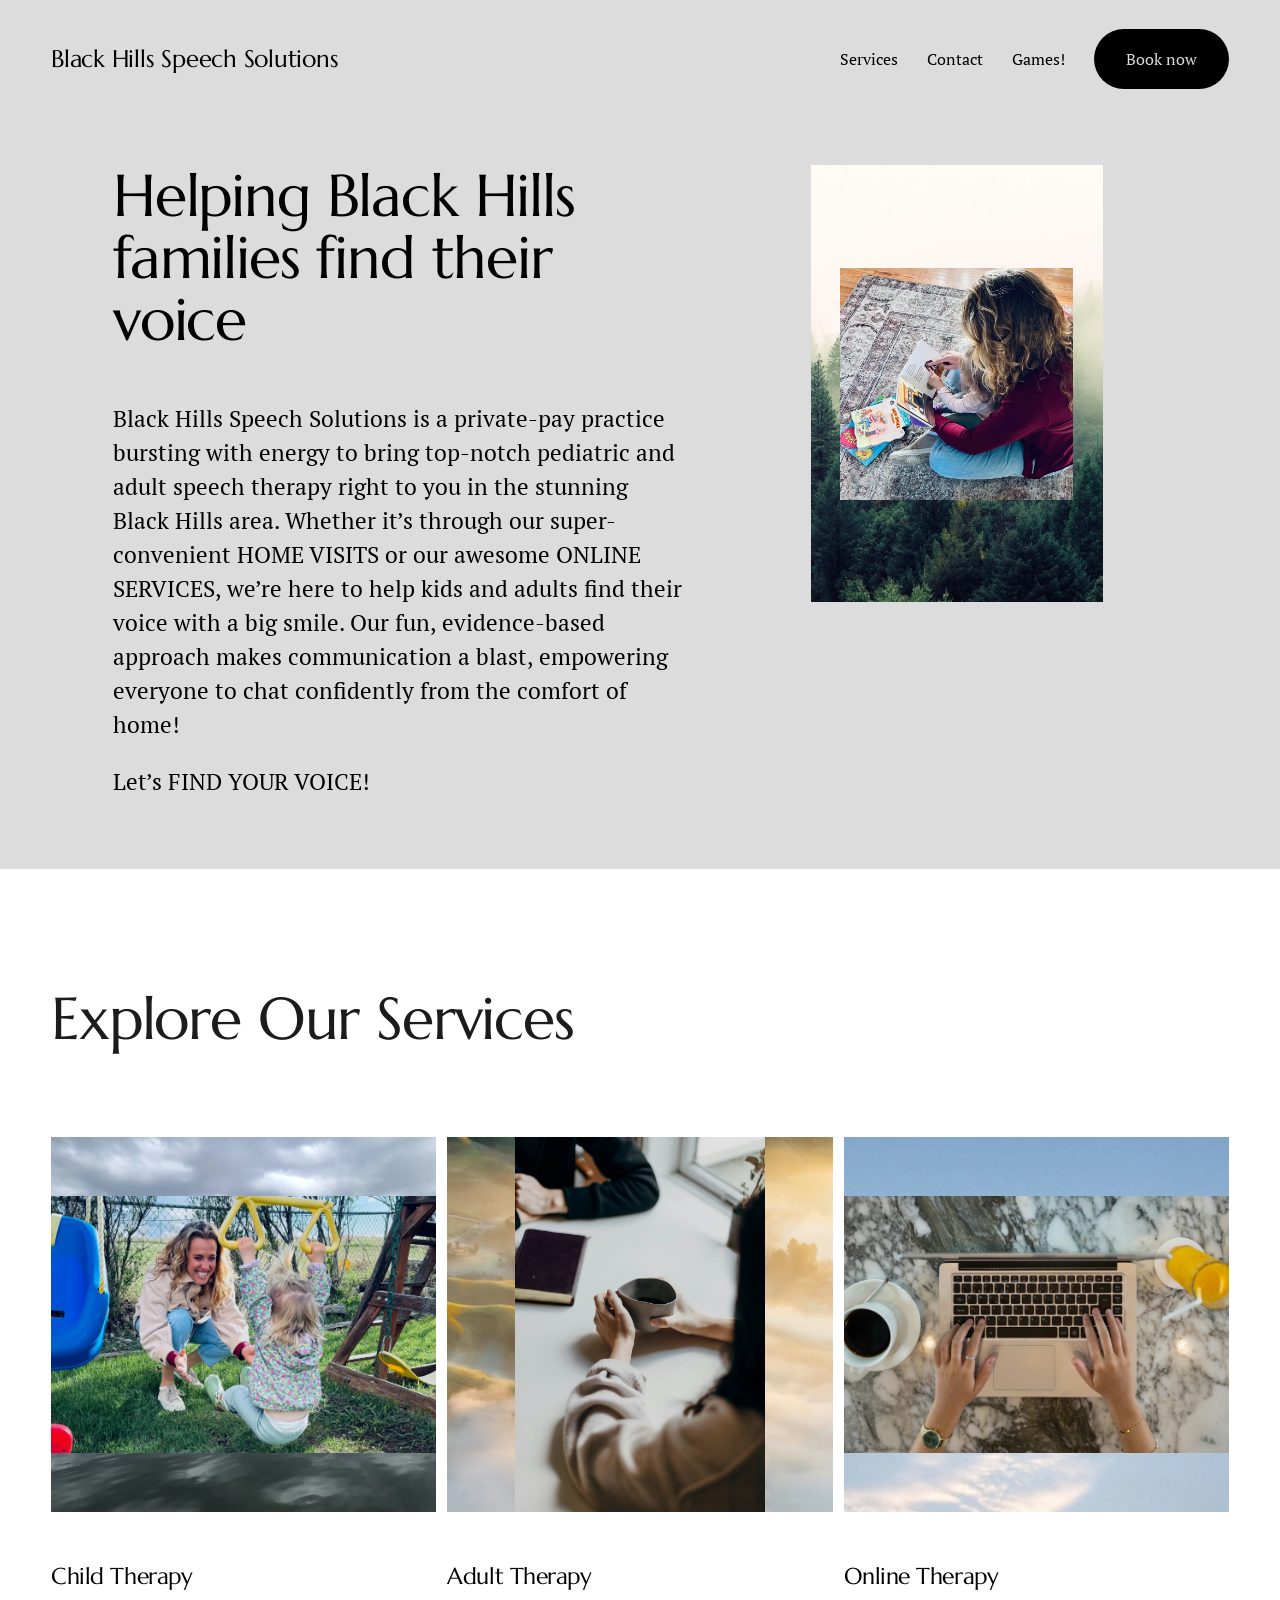
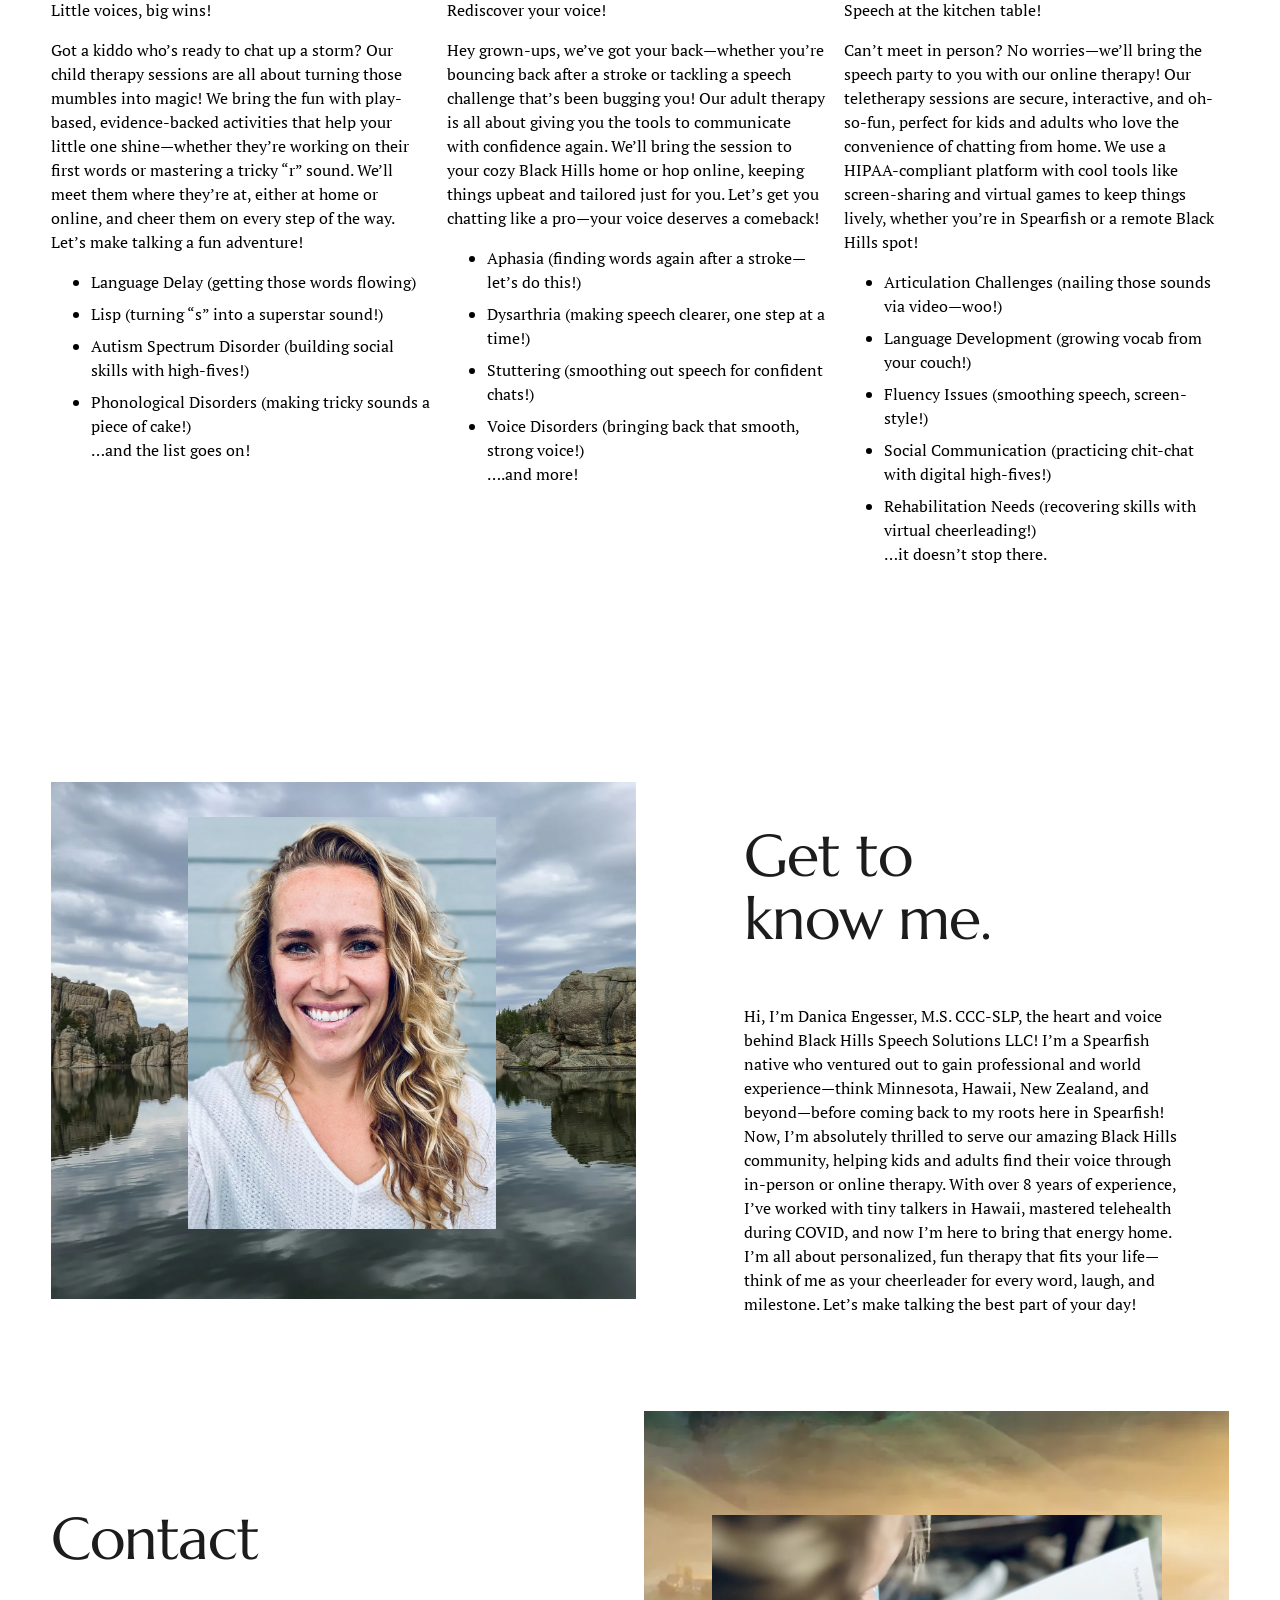
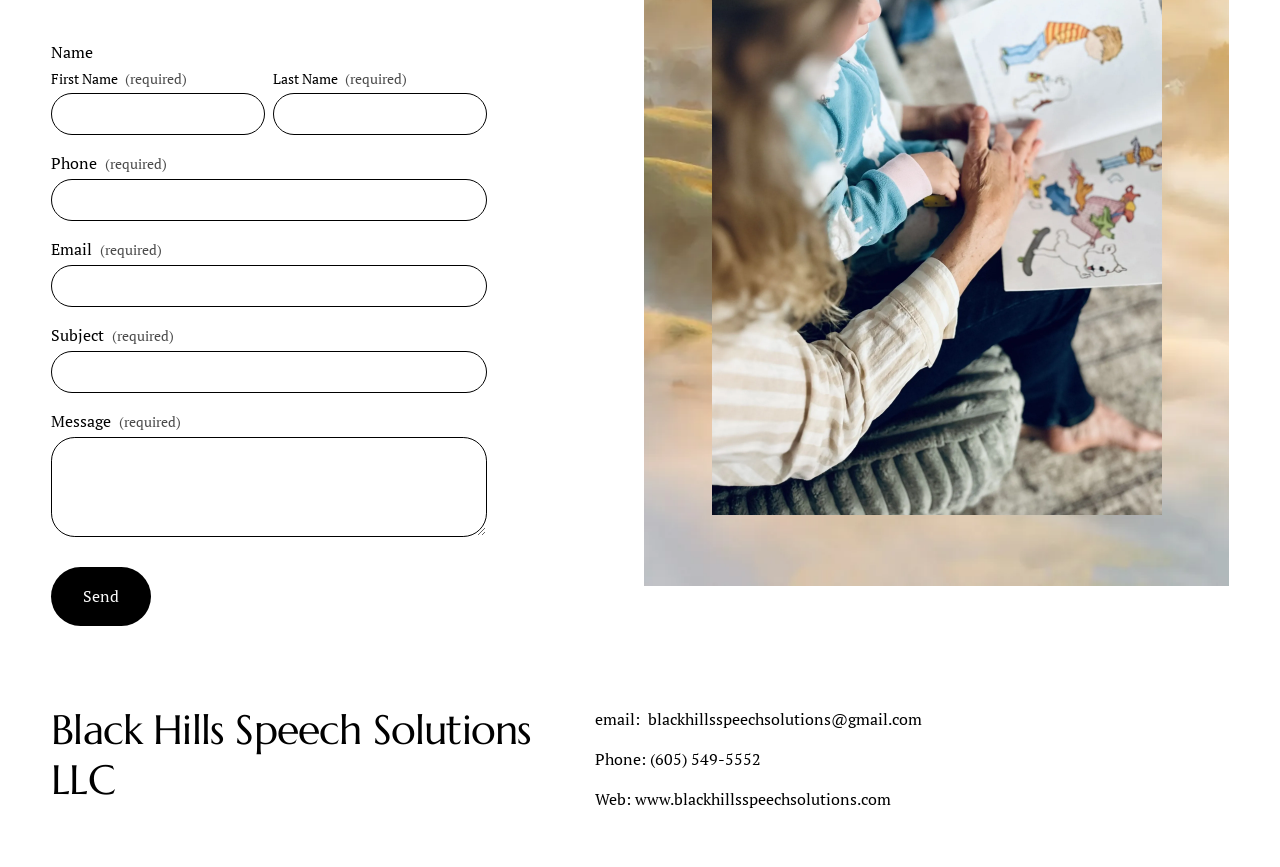
<file: index.html>
<!DOCTYPE html>
<html lang="en">
<head>
<meta charset="utf-8">
<meta name="viewport" content="width=device-width, initial-scale=1">
<title>Black Hills Speech Solutions | Speech Therapy in Spearfish &amp; the Black Hills</title>
<meta name="description" content="Private-pay pediatric and adult speech therapy in Spearfish and the Black Hills, SD — home visits and online sessions with Danica Engesser, M.S. CCC-SLP.">
<link rel="canonical" href="https://www.blackhillsspeechsolutions.com/">
<meta property="og:title" content="Black Hills Speech Solutions | Speech Therapy in Spearfish &amp; the Black Hills">
<meta property="og:description" content="Private-pay pediatric and adult speech therapy in Spearfish and the Black Hills, SD — home visits and online sessions with Danica Engesser, M.S. CCC-SLP.">
<meta property="og:type" content="website">
<meta property="og:url" content="https://www.blackhillsspeechsolutions.com/">
<meta property="og:image" content="https://www.blackhillsspeechsolutions.com/assets/img/og-image.jpg">
<meta property="og:image:width" content="1200">
<meta property="og:image:height" content="630">
<meta property="og:image:alt" content="Danica Engesser, speech-language pathologist, playing outside with a young child">
<meta name="twitter:card" content="summary_large_image">
<link rel="preload" href="./assets/fonts/Marcellus-400.woff2" as="font" type="font/woff2" crossorigin>
<link rel="preload" href="./assets/fonts/PTSerif-400.woff2" as="font" type="font/woff2" crossorigin>
<link rel="stylesheet" href="./assets/css/style.css">
<link rel="icon" href="/favicon.ico" sizes="48x48">
<link rel="icon" href="/favicon.svg" type="image/svg+xml">
<link rel="icon" href="/favicon-32.png" type="image/png" sizes="32x32">
<link rel="apple-touch-icon" href="/apple-touch-icon.png" sizes="180x180">

</head>
<body>
<a class="skip" href="#page">Skip to Content</a>
<header class="site-header">
  <div class="wrap">
    <a class="logo" href="./">Black Hills Speech Solutions</a>
    <button class="menu-toggle" type="button" aria-label="Open menu" aria-controls="site-nav" aria-expanded="false"><span></span><span></span></button>
    <nav class="nav" id="site-nav" aria-label="Main">
      <button class="nav-close menu-toggle-close" type="button" aria-label="Close menu" hidden>&times;</button>
      <a href="./services/">Services</a>
      <a href="./contact/">Contact</a>
      <a href="./games/">Games!</a>
      <a class="btn" href="./contact/">Book now</a>
    </nav>
  </div>
</header>
<main id="page">

<section class="hero gray">
  <div class="wrap">
    <div class="hero-text">
      <h1>Helping Black Hills families find their voice</h1>
      <p>Black Hills Speech Solutions is a private-pay practice bursting with energy to bring top-notch pediatric and adult speech therapy right to you in the stunning Black Hills area. Whether it’s through our super-convenient HOME VISITS or our awesome ONLINE SERVICES, we’re here to help kids and adults find their voice with a big smile. Our fun, evidence-based approach makes communication a blast, empowering everyone to chat confidently from the comfort of home!</p>
      <p>Let’s FIND YOUR VOICE!</p>
    </div>
    <div class="layered"><img class="bg" src="./assets/img/misty-pine-hillside.webp" alt="" decoding="async"><img class="fg" src="./assets/img/home-hero-photo.webp" alt="A therapist sitting on the floor reading picture books with a young child" decoding="async"></div>
  </div>
</section>

<section class="services">
  <div class="wrap">
    <h1>Explore Our Services</h1>
    <div class="cols3">
      <article class="svc">
        <div class="layered"><img class="bg" src="./assets/img/sylvan-lake-reflection.webp" alt="" loading="lazy" decoding="async"><img class="fg wide" src="./assets/img/child-therapy.webp" alt="A therapist playing outside with a young child by a backyard swing set" loading="lazy" decoding="async"></div>
        <div class="txt">
          <h4>Child Therapy</h4>
          <p>Little voices, big wins!</p>
          <p>Got a kiddo who’s ready to chat up a storm? Our child therapy sessions are all about turning those mumbles into magic! We bring the fun with play-based, evidence-backed activities that help your little one shine—whether they’re working on their first words or mastering a tricky “r” sound. We’ll meet them where they’re at, either at home or online, and cheer them on every step of the way. Let’s make talking a fun adventure!</p>
          <ul>
            <li>Language Delay (getting those words flowing)</li>
            <li>Lisp (turning “s” into a superstar sound!)</li>
            <li>Autism Spectrum Disorder (building social skills with high-fives!)</li>
            <li><p>Phonological Disorders (making tricky sounds a piece of cake!)</p><p>…and the list goes on!</p></li>
          </ul>
        </div>
      </article>
      <article class="svc">
        <div class="layered"><img class="bg" src="./assets/img/golden-misty-hills.webp" alt="" loading="lazy" decoding="async"><img class="fg tall" src="./assets/img/adult-therapy.webp" alt="Two adults talking over cups of coffee at a table" loading="lazy" decoding="async"></div>
        <div class="txt">
          <h4>Adult Therapy</h4>
          <p>Rediscover your voice!</p>
          <p>Hey grown-ups, we’ve got your back—whether you’re bouncing back after a stroke or tackling a speech challenge that’s been bugging you! Our adult therapy is all about giving you the tools to communicate with confidence again. We’ll bring the session to your cozy Black Hills home or hop online, keeping things upbeat and tailored just for you. Let’s get you chatting like a pro—your voice deserves a comeback!</p>
          <ul>
            <li>Aphasia (finding words again after a stroke—let’s do this!)</li>
            <li>Dysarthria (making speech clearer, one step at a time!)</li>
            <li>Stuttering (smoothing out speech for confident chats!)</li>
            <li><p>Voice Disorders (bringing back that smooth, strong voice!)</p><p>….and more!</p></li>
          </ul>
        </div>
      </article>
      <article class="svc">
        <div class="layered"><img class="bg" src="./assets/img/soft-white-clouds.webp" alt="" loading="lazy" decoding="async"><img class="fg wide" src="./assets/img/online-therapy.webp" alt="Hands typing on a laptop next to a cup of coffee" loading="lazy" decoding="async"></div>
        <div class="txt">
          <h4>Online Therapy</h4>
          <p>Speech at the kitchen table!</p>
          <p>Can’t meet in person? No worries—we’ll bring the speech party to you with our online therapy! Our teletherapy sessions are secure, interactive, and oh-so-fun, perfect for kids and adults who love the convenience of chatting from home. We use a HIPAA-compliant platform with cool tools like screen-sharing and virtual games to keep things lively, whether you’re in Spearfish or a remote Black Hills spot!</p>
          <ul>
            <li>Articulation Challenges (nailing those sounds via video—woo!)</li>
            <li>Language Development (growing vocab from your couch!)</li>
            <li>Fluency Issues (smoothing speech, screen-style!)</li>
            <li>Social Communication (practicing chit-chat with digital high-fives!)</li>
            <li><p>Rehabilitation Needs (recovering skills with virtual cheerleading!)</p><p>…it doesn’t stop there.</p></li>
          </ul>
        </div>
      </article>
    </div>
  </div>
</section>

<section class="about">
  <div class="wrap">
    <div class="layered"><img class="bg" src="./assets/img/sylvan-lake-reflection.webp" alt="" loading="lazy" decoding="async"><img class="fg" src="./assets/img/danica-engesser.webp" alt="Portrait of Danica Engesser, M.S. CCC-SLP, owner of Black Hills Speech Solutions" loading="lazy" decoding="async"></div>
    <div class="txt">
      <h1>Get to <br>know me.</h1>
      <p>Hi, I’m Danica Engesser, M.S. CCC-SLP, the heart and voice behind Black Hills Speech Solutions LLC! I’m a Spearfish native who ventured out to gain professional and world experience—think Minnesota, Hawaii, New Zealand, and beyond—before coming back to my roots here in Spearfish! Now, I’m absolutely thrilled to serve our amazing Black Hills community, helping kids and adults find their voice through in-person or online therapy. With over 8 years of experience, I’ve worked with tiny talkers in Hawaii, mastered telehealth during COVID, and now I’m here to bring that energy home. I’m all about personalized, fun therapy that fits your life—think of me as your cheerleader for every word, laugh, and milestone. Let’s make talking the best part of your day!</p>
    </div>
  </div>
</section>

<section class="home-contact" id="contact">
  <div class="wrap">
    <div class="left">
      <h1>Contact</h1>
<form class="form" action="https://formspree.io/f/mzerbjgw" method="POST">
  <input type="hidden" name="_subject" value="New website inquiry (Home page)">
  <input type="hidden" name="form_page" value="Home">
  <input type="hidden" name="_next" value="https://www.blackhillsspeechsolutions.com/contact/thank-you/">
  <fieldset>
    <legend>Name</legend>
    <div class="row">
      <label><span class="sub">First Name <span class="req">(required)</span></span><input type="text" name="first_name" autocomplete="given-name" required></label>
      <label><span class="sub">Last Name <span class="req">(required)</span></span><input type="text" name="last_name" autocomplete="family-name" required></label>
    </div>
  </fieldset>
  <div class="field"><label><span class="lbl">Phone <span class="req">(required)</span></span><input type="tel" name="phone" autocomplete="tel" required></label></div>
  <div class="field"><label><span class="lbl">Email <span class="req">(required)</span></span><input type="email" name="email" autocomplete="email" required></label></div>
  <div class="field"><label><span class="lbl">Subject <span class="req">(required)</span></span><input type="text" name="subject" required></label></div>
  <div class="field"><label><span class="lbl">Message <span class="req">(required)</span></span><textarea name="message" required></textarea></label></div>
  <label class="hp" aria-hidden="true">Leave this empty<input type="text" name="_gotcha" tabindex="-1" autocomplete="off"></label>
  <button class="btn" type="submit">Send</button>
</form>
    </div>
    <div class="layered"><img class="bg" src="./assets/img/golden-misty-hills.webp" alt="" loading="lazy" decoding="async"><img class="fg" src="./assets/img/reading-picture-book.webp" alt="A therapist reading a colorful picture book with a child" loading="lazy" decoding="async"></div>
  </div>
</section>

</main>
<footer class="site-footer">
  <div class="wrap">
    <h2>Black Hills Speech Solutions LLC</h2>
    <div class="contact-lines">
      <p>email:&nbsp; <a href="mailto:blackhillsspeechsolutions@gmail.com">blackhillsspeechsolutions@gmail.com</a></p>
      <p>Phone: <a href="tel:+16055495552">(605) 549-5552</a></p>
      <p>Web: <a href="./">www.blackhillsspeechsolutions.com</a></p>
    </div>
  </div>
</footer>
<script>
(function(){var t=document.querySelector('.menu-toggle'),n=document.getElementById('site-nav'),c=n.querySelector('.nav-close');
function s(o){n.classList.toggle('open',o);t.setAttribute('aria-expanded',o);c.hidden=!o;document.body.style.overflow=o?'hidden':'';}
t.addEventListener('click',function(){s(true)});c.addEventListener('click',function(){s(false)});
document.addEventListener('keydown',function(e){if(e.key==='Escape')s(false)});})();
</script>
<script src="/assets/js/contact-form.js"></script>
</body>
</html>
</file>
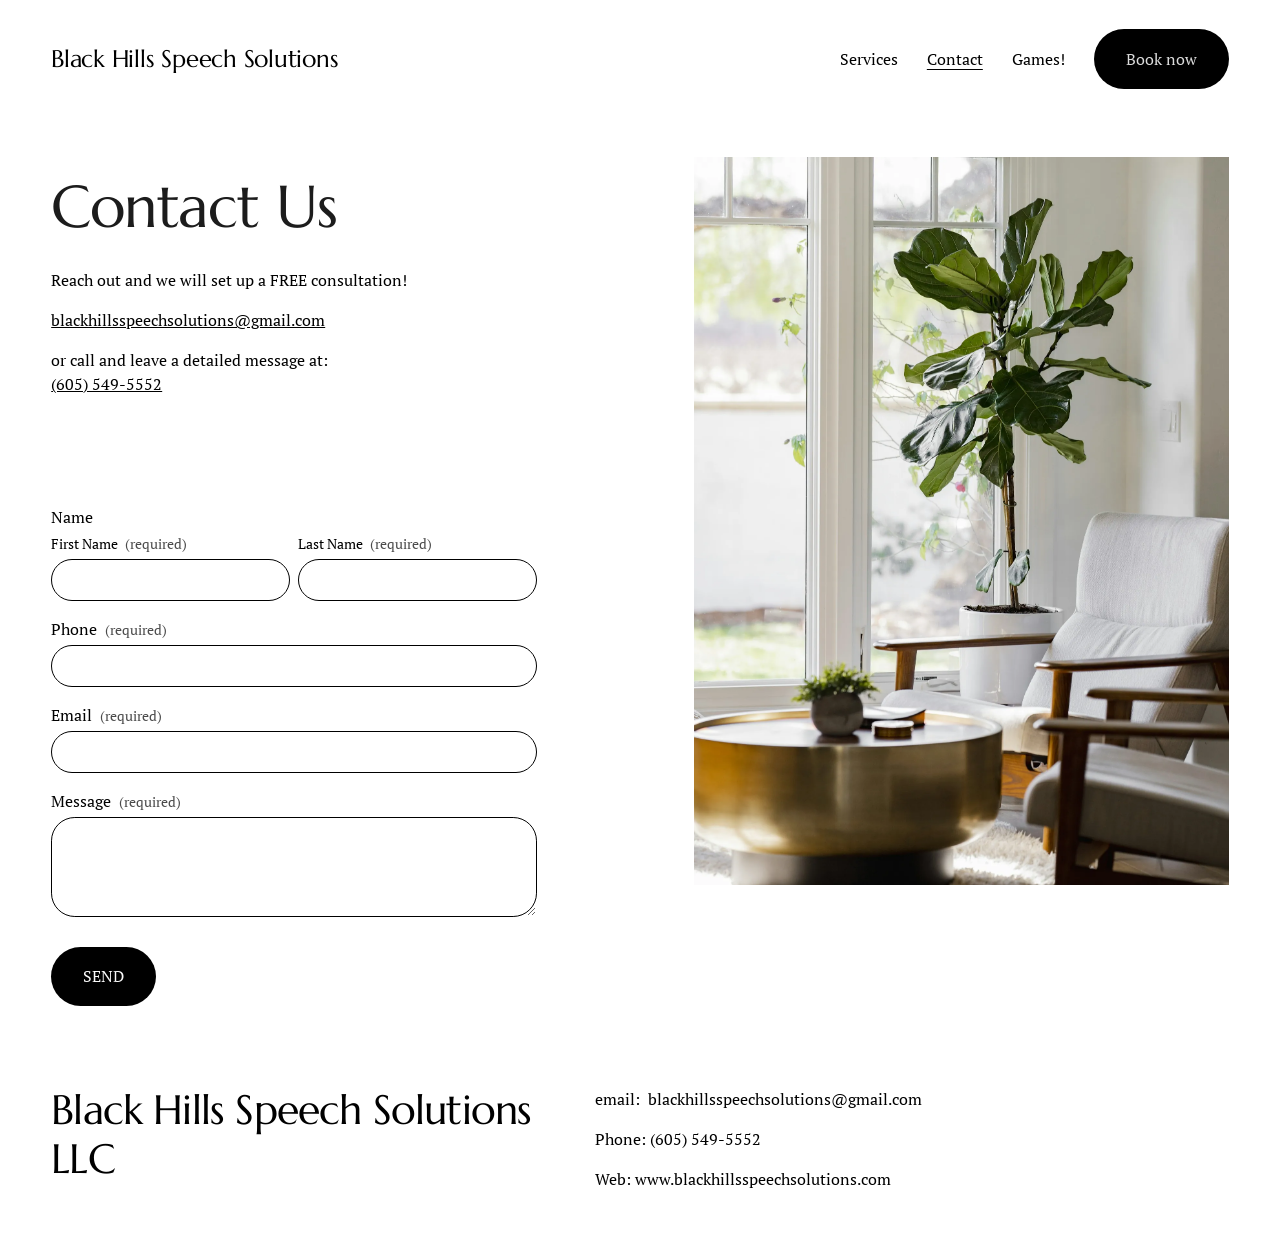
<file: contact/index.html>
<!DOCTYPE html>
<html lang="en">
<head>
<meta charset="utf-8">
<meta name="viewport" content="width=device-width, initial-scale=1">
<title>Contact — Black Hills Speech Solutions</title>
<meta name="description" content="Contact Black Hills Speech Solutions to set up a FREE consultation. Email blackhillsspeechsolutions@gmail.com or call (605) 549-5552.">
<link rel="canonical" href="https://www.blackhillsspeechsolutions.com/contact/">
<meta property="og:title" content="Contact — Black Hills Speech Solutions">
<meta property="og:description" content="Contact Black Hills Speech Solutions to set up a FREE consultation. Email blackhillsspeechsolutions@gmail.com or call (605) 549-5552.">
<meta property="og:type" content="website">
<meta property="og:url" content="https://www.blackhillsspeechsolutions.com/contact/">
<meta property="og:image" content="https://www.blackhillsspeechsolutions.com/assets/img/og-image.jpg">
<meta property="og:image:width" content="1200">
<meta property="og:image:height" content="630">
<meta property="og:image:alt" content="Danica Engesser, speech-language pathologist, playing outside with a young child">
<meta name="twitter:card" content="summary_large_image">
<link rel="preload" href="../assets/fonts/Marcellus-400.woff2" as="font" type="font/woff2" crossorigin>
<link rel="preload" href="../assets/fonts/PTSerif-400.woff2" as="font" type="font/woff2" crossorigin>
<link rel="stylesheet" href="../assets/css/style.css">
<link rel="icon" href="/favicon.ico" sizes="48x48">
<link rel="icon" href="/favicon.svg" type="image/svg+xml">
<link rel="icon" href="/favicon-32.png" type="image/png" sizes="32x32">
<link rel="apple-touch-icon" href="/apple-touch-icon.png" sizes="180x180">

</head>
<body>
<a class="skip" href="#page">Skip to Content</a>
<header class="site-header">
  <div class="wrap">
    <a class="logo" href="../">Black Hills Speech Solutions</a>
    <button class="menu-toggle" type="button" aria-label="Open menu" aria-controls="site-nav" aria-expanded="false"><span></span><span></span></button>
    <nav class="nav" id="site-nav" aria-label="Main">
      <button class="nav-close menu-toggle-close" type="button" aria-label="Close menu" hidden>&times;</button>
      <a href="../services/">Services</a>
      <a href="../contact/" aria-current="page">Contact</a>
      <a href="../games/">Games!</a>
      <a class="btn" href="../contact/">Book now</a>
    </nav>
  </div>
</header>
<main id="page">

<section class="contact-page">
  <div class="wrap">
    <div>
      <h1>Contact Us</h1>
      <div class="info">
        <p>Reach out and we will set up a FREE consultation!</p>
        <p><a href="mailto:blackhillsspeechsolutions@gmail.com">blackhillsspeechsolutions@gmail.com</a></p>
        <p>or call and leave a detailed message at:<br><a href="tel:+16055495552">(605) 549-5552</a></p>
      </div>
<form class="form" action="https://formspree.io/f/mzerbjgw" method="POST">
  <input type="hidden" name="_subject" value="New website inquiry (Contact page)">
  <input type="hidden" name="form_page" value="Contact">
  <input type="hidden" name="_next" value="https://www.blackhillsspeechsolutions.com/contact/thank-you/">
  <fieldset>
    <legend>Name</legend>
    <div class="row">
      <label><span class="sub">First Name <span class="req">(required)</span></span><input type="text" name="first_name" autocomplete="given-name" required></label>
      <label><span class="sub">Last Name <span class="req">(required)</span></span><input type="text" name="last_name" autocomplete="family-name" required></label>
    </div>
  </fieldset>
  <div class="field"><label><span class="lbl">Phone <span class="req">(required)</span></span><input type="tel" name="phone" autocomplete="tel" required></label></div>
  <div class="field"><label><span class="lbl">Email <span class="req">(required)</span></span><input type="email" name="email" autocomplete="email" required></label></div>
  <div class="field"><label><span class="lbl">Message <span class="req">(required)</span></span><textarea name="message" required></textarea></label></div>
  <label class="hp" aria-hidden="true">Leave this empty<input type="text" name="_gotcha" tabindex="-1" autocomplete="off"></label>
  <button class="btn" type="submit">SEND</button>
</form>
    </div>
    <img class="photo" src="../assets/img/bright-living-room-plant.webp" alt="A bright, calm living room with a cozy chair and a potted plant by the window" decoding="async">
  </div>
</section>

</main>
<footer class="site-footer">
  <div class="wrap">
    <h2>Black Hills Speech Solutions LLC</h2>
    <div class="contact-lines">
      <p>email:&nbsp; <a href="mailto:blackhillsspeechsolutions@gmail.com">blackhillsspeechsolutions@gmail.com</a></p>
      <p>Phone: <a href="tel:+16055495552">(605) 549-5552</a></p>
      <p>Web: <a href="../">www.blackhillsspeechsolutions.com</a></p>
    </div>
  </div>
</footer>
<script>
(function(){var t=document.querySelector('.menu-toggle'),n=document.getElementById('site-nav'),c=n.querySelector('.nav-close');
function s(o){n.classList.toggle('open',o);t.setAttribute('aria-expanded',o);c.hidden=!o;document.body.style.overflow=o?'hidden':'';}
t.addEventListener('click',function(){s(true)});c.addEventListener('click',function(){s(false)});
document.addEventListener('keydown',function(e){if(e.key==='Escape')s(false)});})();
</script>
<script src="/assets/js/contact-form.js"></script>
</body>
</html>
</file>
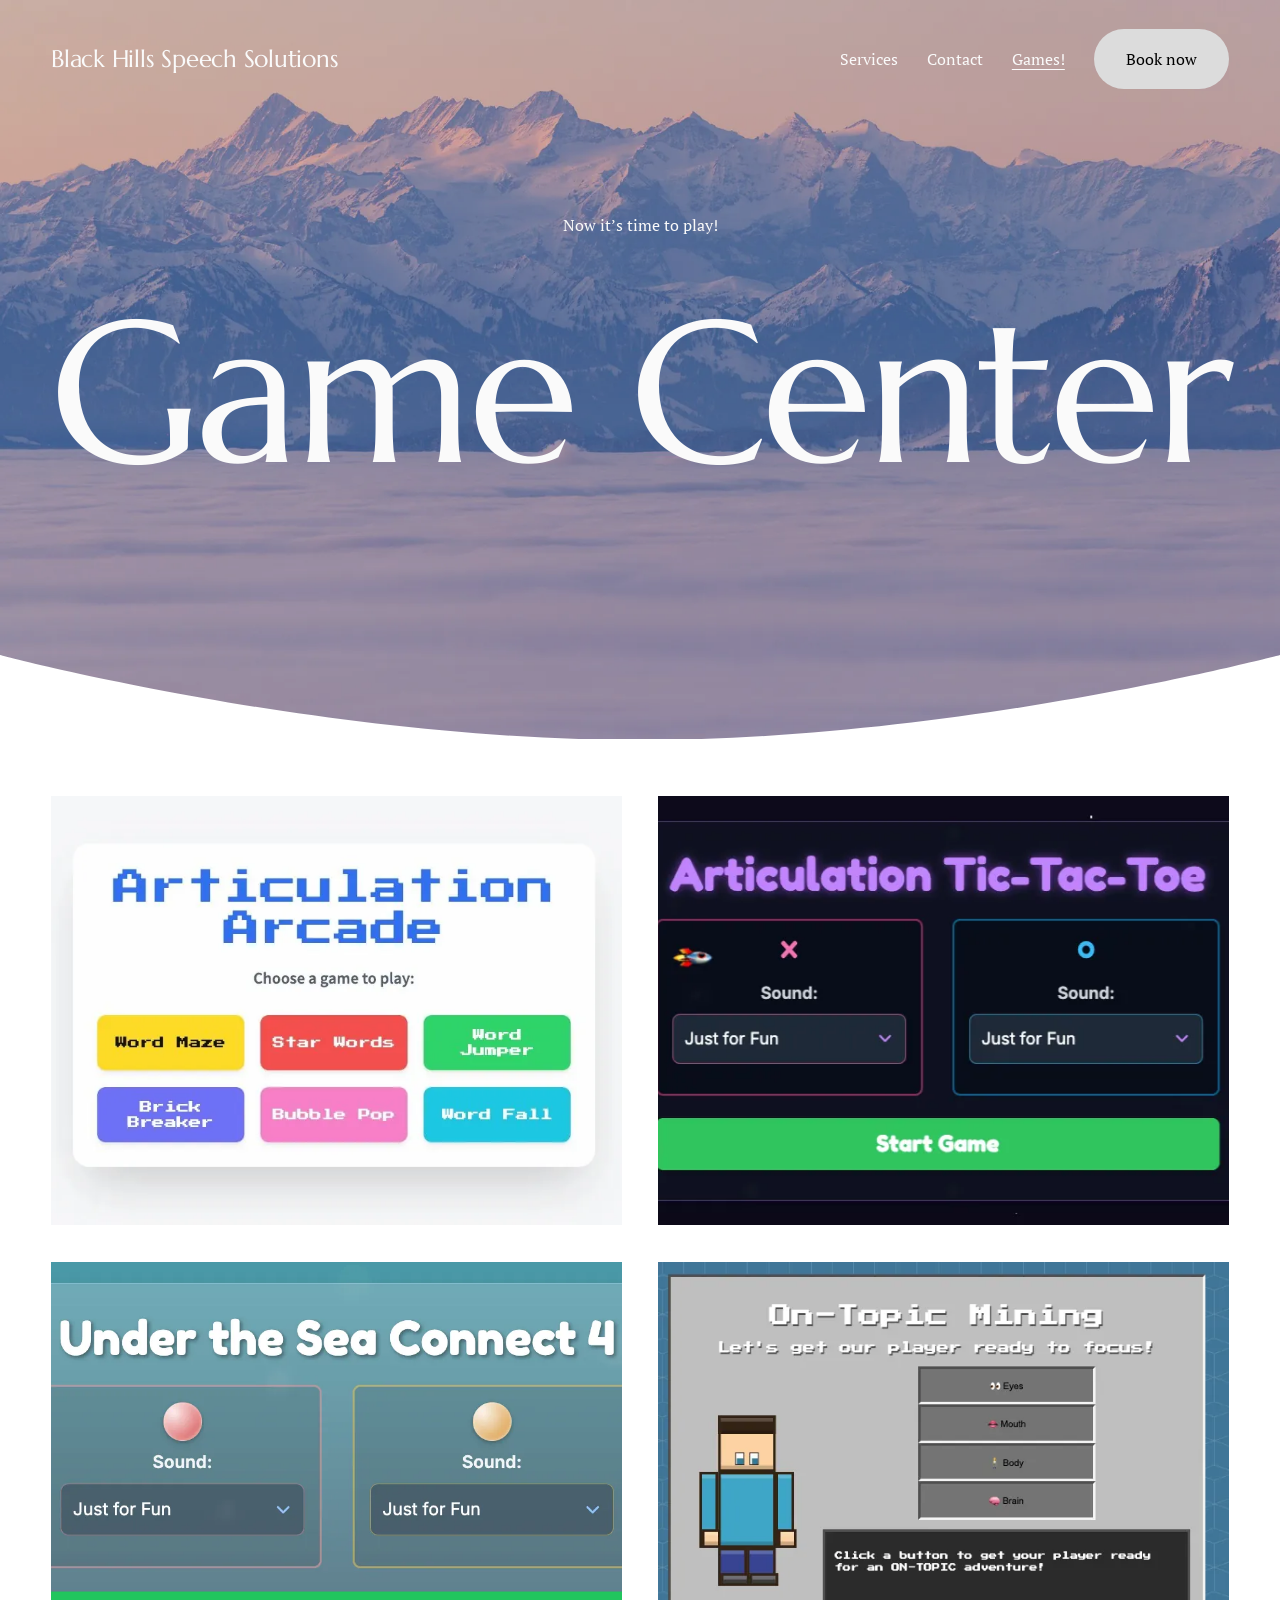
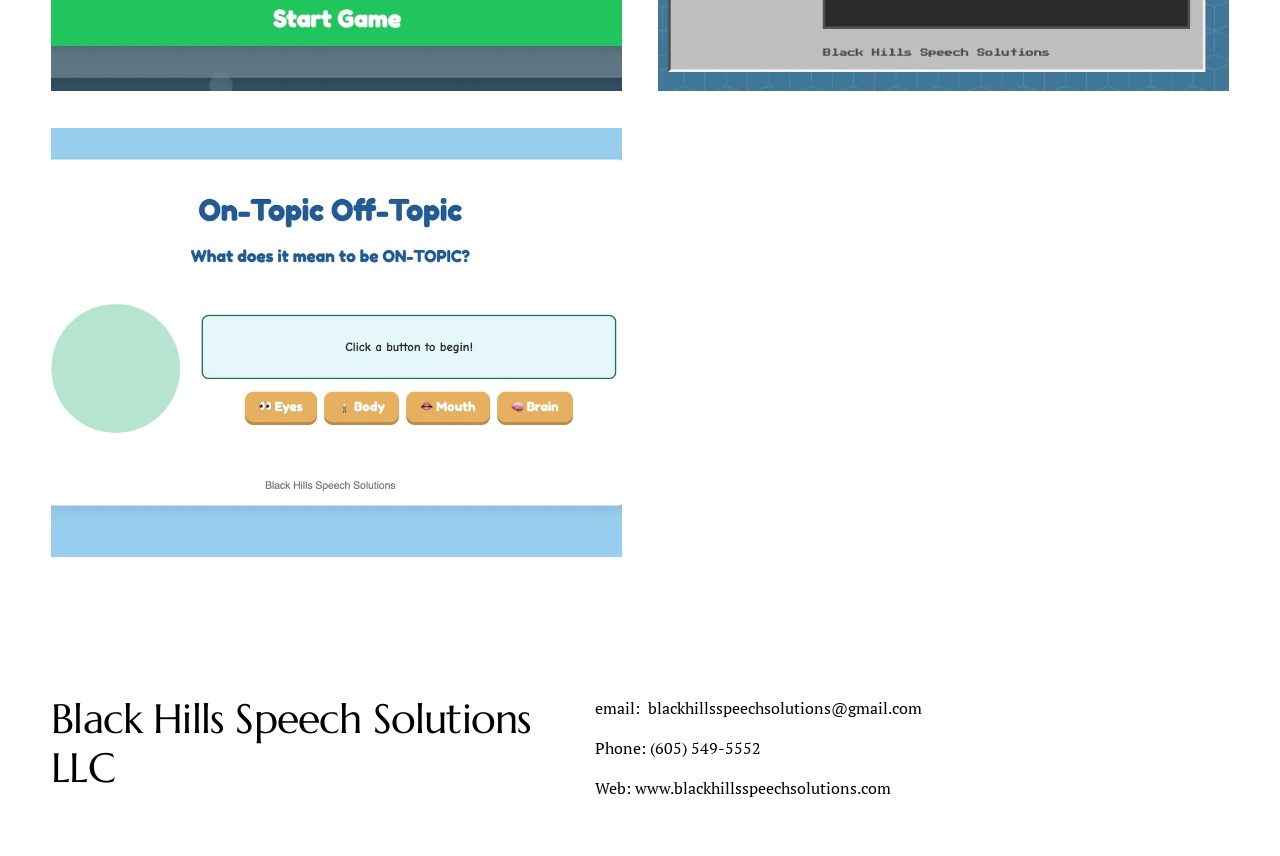
<file: games/index.html>
<!DOCTYPE html>
<html lang="en">
<head>
<meta charset="utf-8">
<meta name="viewport" content="width=device-width, initial-scale=1">
<title>Speech Games — Black Hills Speech Solutions</title>
<meta name="description" content="Free online speech therapy games from Black Hills Speech Solutions: Articulation Arcade, Articulation Tic-Tac-Toe, Under the Sea Connect 4, and On-Topic/Off-Topic games.">
<link rel="canonical" href="https://www.blackhillsspeechsolutions.com/games/">
<meta property="og:title" content="Speech Games — Black Hills Speech Solutions">
<meta property="og:description" content="Free online speech therapy games from Black Hills Speech Solutions: Articulation Arcade, Articulation Tic-Tac-Toe, Under the Sea Connect 4, and On-Topic/Off-Topic games.">
<meta property="og:type" content="website">
<meta property="og:url" content="https://www.blackhillsspeechsolutions.com/games/">
<meta property="og:image" content="https://www.blackhillsspeechsolutions.com/assets/img/og-image.jpg">
<meta property="og:image:width" content="1200">
<meta property="og:image:height" content="630">
<meta property="og:image:alt" content="Danica Engesser, speech-language pathologist, playing outside with a young child">
<meta name="twitter:card" content="summary_large_image">
<link rel="preload" href="../assets/fonts/Marcellus-400.woff2" as="font" type="font/woff2" crossorigin>
<link rel="preload" href="../assets/fonts/PTSerif-400.woff2" as="font" type="font/woff2" crossorigin>
<link rel="stylesheet" href="../assets/css/style.css">
<link rel="icon" href="/favicon.ico" sizes="48x48">
<link rel="icon" href="/favicon.svg" type="image/svg+xml">
<link rel="icon" href="/favicon-32.png" type="image/png" sizes="32x32">
<link rel="apple-touch-icon" href="/apple-touch-icon.png" sizes="180x180">

</head>
<body>
<a class="skip" href="#page">Skip to Content</a>
<header class="site-header header-dark">
  <div class="wrap">
    <a class="logo" href="../">Black Hills Speech Solutions</a>
    <button class="menu-toggle" type="button" aria-label="Open menu" aria-controls="site-nav" aria-expanded="false"><span></span><span></span></button>
    <nav class="nav" id="site-nav" aria-label="Main">
      <button class="nav-close menu-toggle-close" type="button" aria-label="Close menu" hidden>&times;</button>
      <a href="../services/">Services</a>
      <a href="../contact/">Contact</a>
      <a href="../games/" aria-current="page">Games!</a>
      <a class="btn" href="../contact/">Book now</a>
    </nav>
  </div>
</header>
<main id="page">

<section class="games-hero">
  <img src="../assets/img/games-hero-mountains.webp" alt="" decoding="async">
  <p>Now it’s time to play!</p>
  <h1>Game Center</h1>
  <svg class="divider" viewBox="0 0 1 1" preserveAspectRatio="none" aria-hidden="true"><path d="M0,0 C0,0 0.25,1 0.5,1 C0.75,1 1,0 1,0 L1,1 L0,1 Z" fill="#fff"/></svg>
</section>
<section>
  <div class="wrap">
    <div class="game-grid">
      <a href="https://danicabhss.github.io/articulation-arcade/" target="_blank" rel="noopener"><img class="" src="../assets/img/game-articulation-arcade.webp" alt="Articulation Arcade — choose a game to play: Word Maze, Star Words, Word Jumper, Brick Breaker, Bubble Pop, Word Fall (opens in a new tab)" loading="lazy" decoding="async"></a>
      <a href="https://danicabhss.github.io/cosmic-tic-tac-toe/" target="_blank" rel="noopener"><img class="" src="../assets/img/game-cosmic-tic-tac-toe.webp" alt="Articulation Tic-Tac-Toe game (opens in a new tab)" loading="lazy" decoding="async"></a>
      <a href="https://danicabhss.github.io/ocean-connect-four/" target="_blank" rel="noopener"><img class="" src="../assets/img/game-ocean-connect-four.webp" alt="Under the Sea Connect 4 game (opens in a new tab)" loading="lazy" decoding="async"></a>
      <a href="https://danicabhss.github.io/minecraft-onoff-topic/" target="_blank" rel="noopener"><img class="" src="../assets/img/game-minecraft-on-off-topic.webp" alt="On-Topic Mining game (opens in a new tab)" loading="lazy" decoding="async"></a>
      <a href="https://danicabhss.github.io/on-off-topic-basic/" target="_blank" rel="noopener"><img class="" src="../assets/img/game-on-off-topic-basic.webp" alt="On-Topic Off-Topic game (opens in a new tab)" loading="lazy" decoding="async"></a>
    </div>
  </div>
</section>

</main>
<footer class="site-footer">
  <div class="wrap">
    <h2>Black Hills Speech Solutions LLC</h2>
    <div class="contact-lines">
      <p>email:&nbsp; <a href="mailto:blackhillsspeechsolutions@gmail.com">blackhillsspeechsolutions@gmail.com</a></p>
      <p>Phone: <a href="tel:+16055495552">(605) 549-5552</a></p>
      <p>Web: <a href="../">www.blackhillsspeechsolutions.com</a></p>
    </div>
  </div>
</footer>
<script>
(function(){var t=document.querySelector('.menu-toggle'),n=document.getElementById('site-nav'),c=n.querySelector('.nav-close');
function s(o){n.classList.toggle('open',o);t.setAttribute('aria-expanded',o);c.hidden=!o;document.body.style.overflow=o?'hidden':'';}
t.addEventListener('click',function(){s(true)});c.addEventListener('click',function(){s(false)});
document.addEventListener('keydown',function(e){if(e.key==='Escape')s(false)});})();
</script>
</body>
</html>
</file>
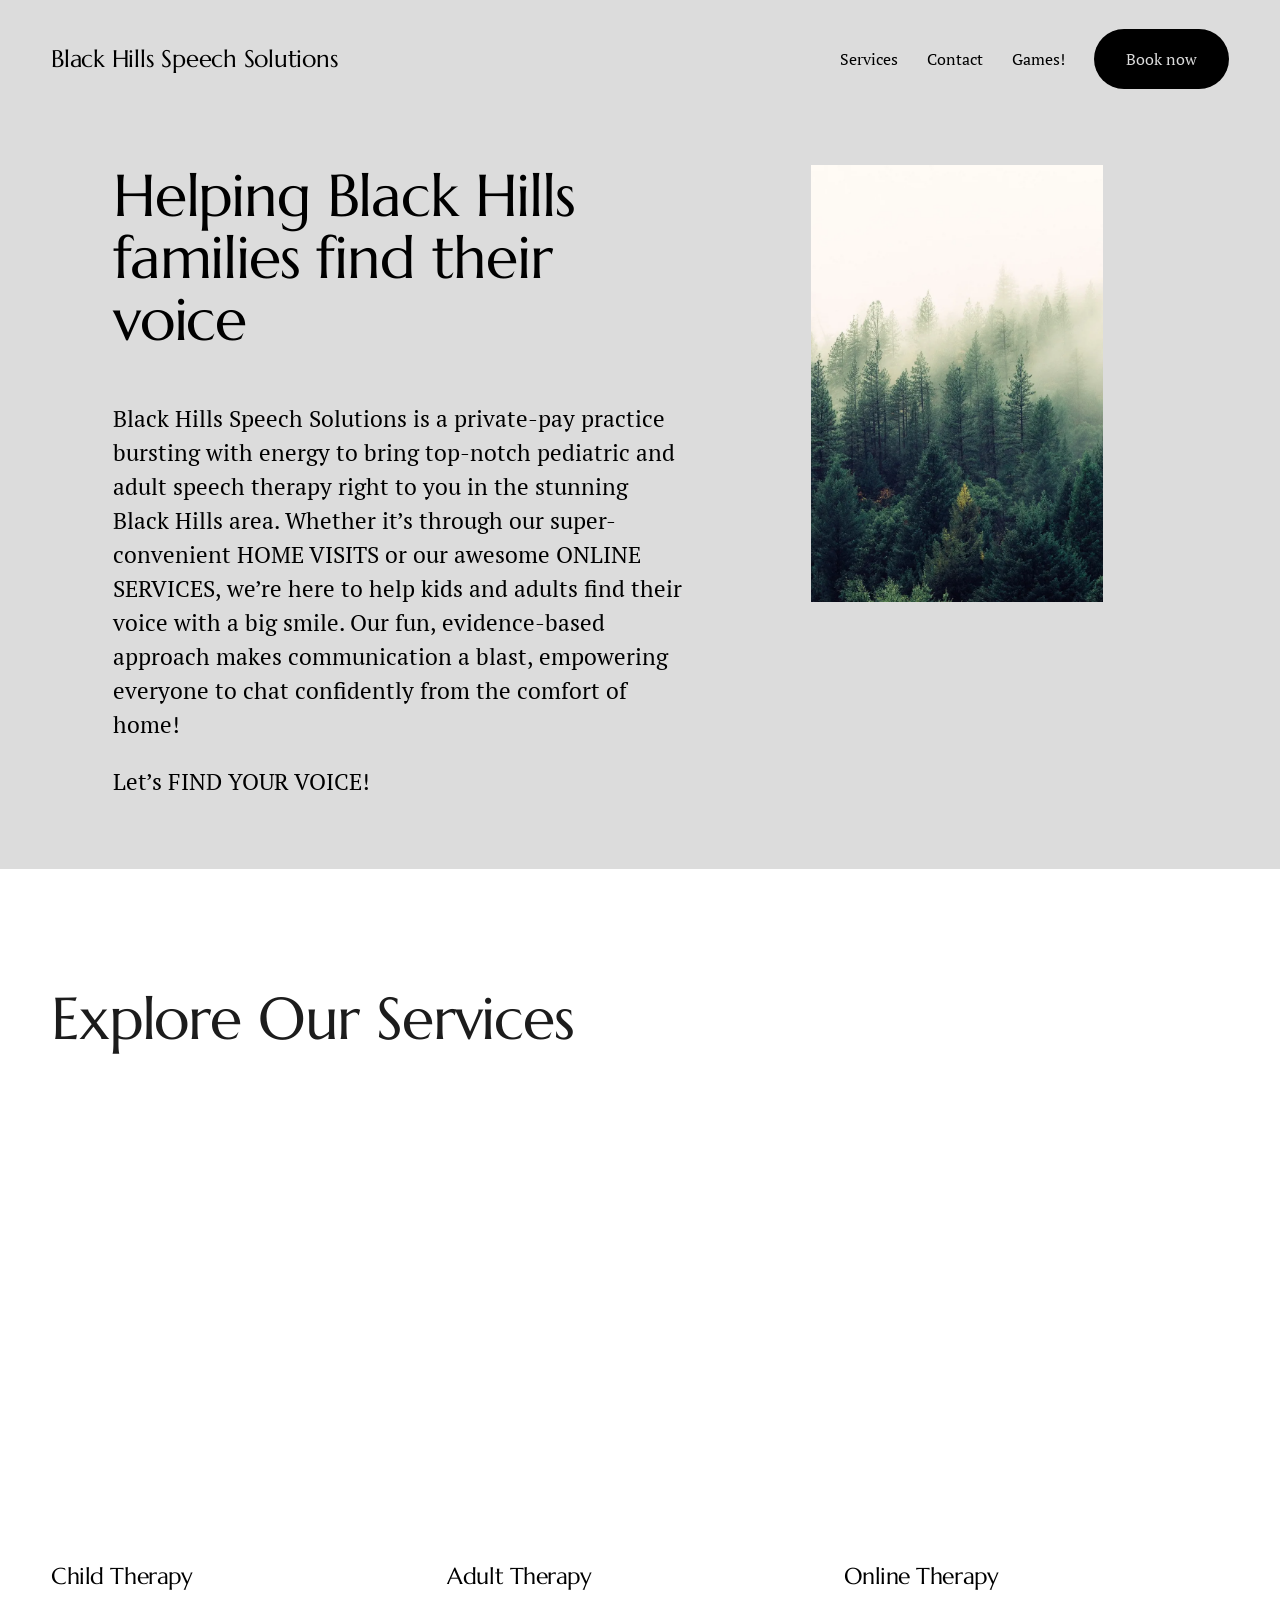
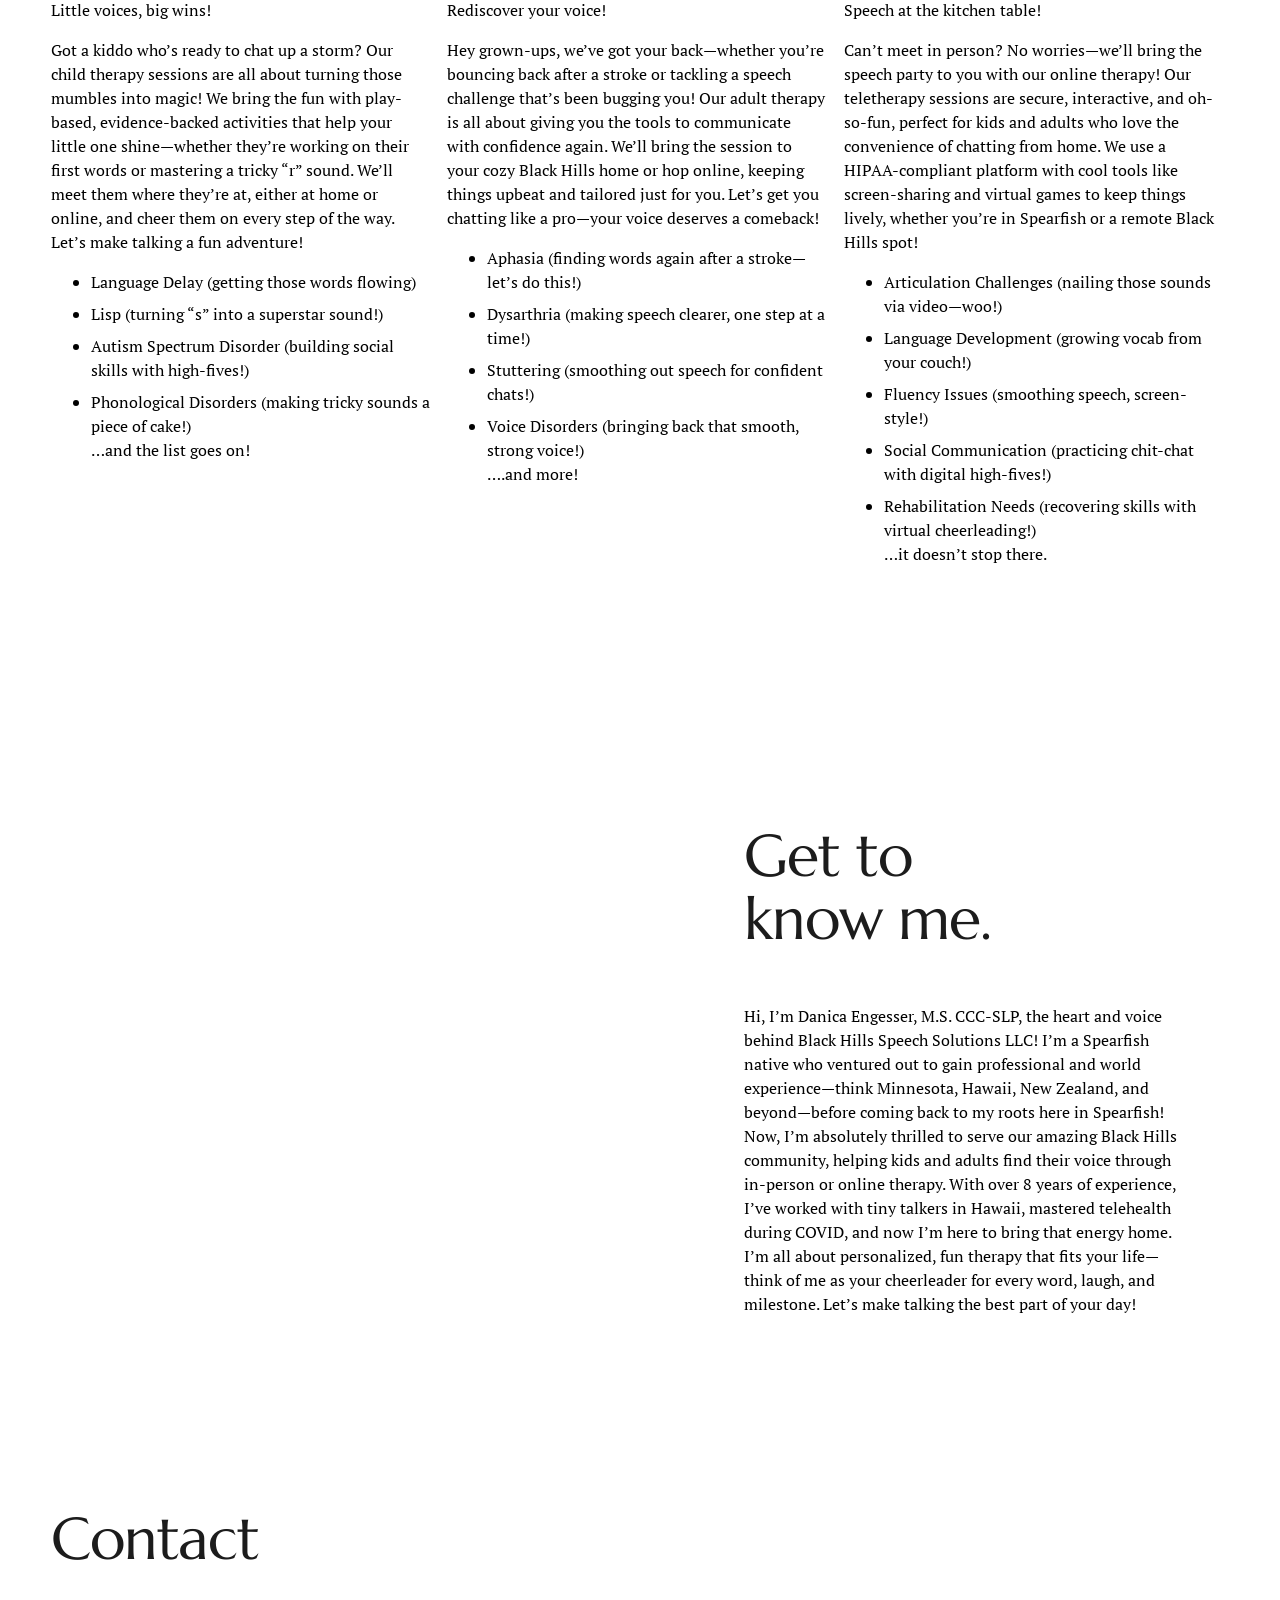
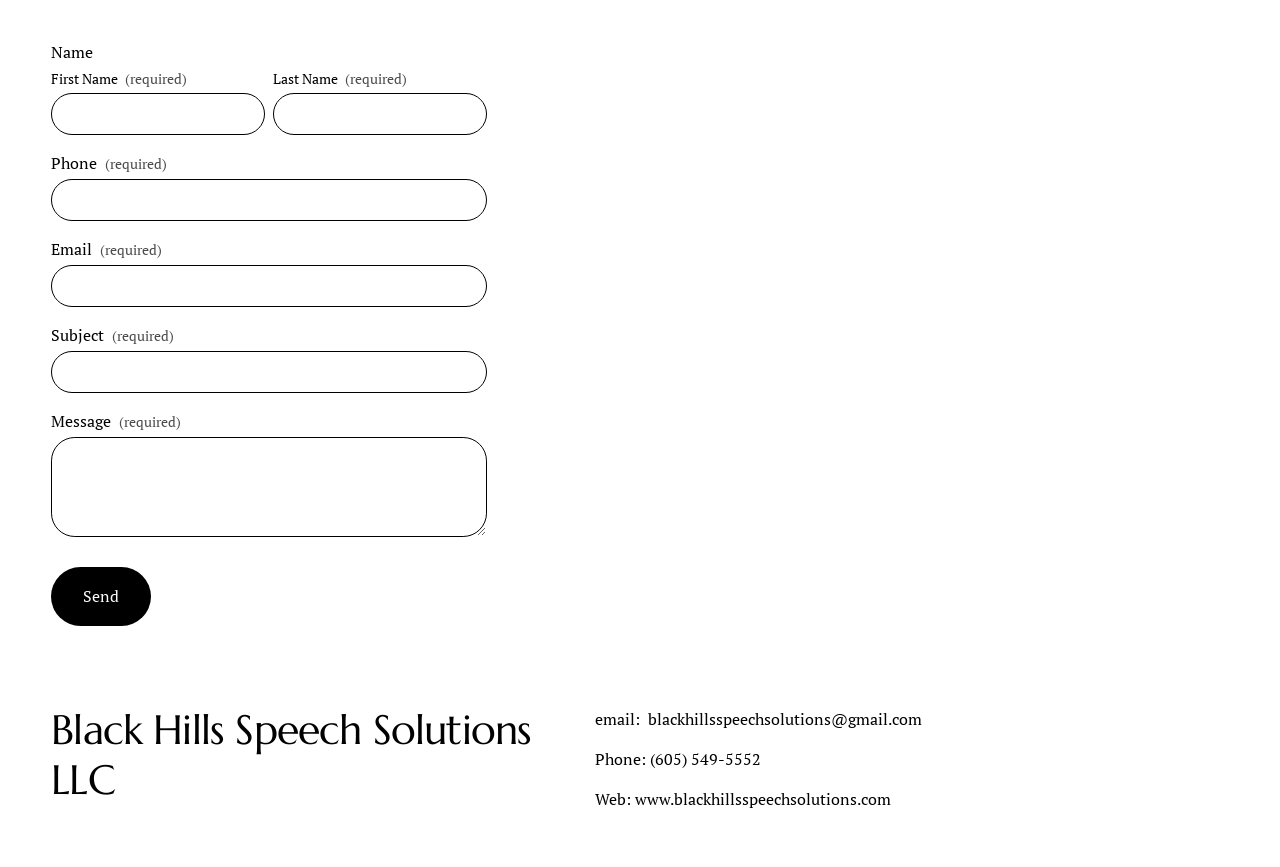
<file: home/index.html>
<!DOCTYPE html>
<html lang="en"><head><meta charset="utf-8"><title>Black Hills Speech Solutions</title>
<meta name="description" content="Black Hills Speech Solutions home page.">
<link rel="canonical" href="https://www.blackhillsspeechsolutions.com/">
<meta http-equiv="refresh" content="0; url=../">
<link rel="icon" href="/favicon.ico" sizes="48x48">
<link rel="icon" href="/favicon.svg" type="image/svg+xml">
<link rel="icon" href="/favicon-32.png" type="image/png" sizes="32x32">
<link rel="apple-touch-icon" href="/apple-touch-icon.png" sizes="180x180">
</head>
<body><p><a href="../">Continue to Black Hills Speech Solutions</a></p></body></html>
</file>
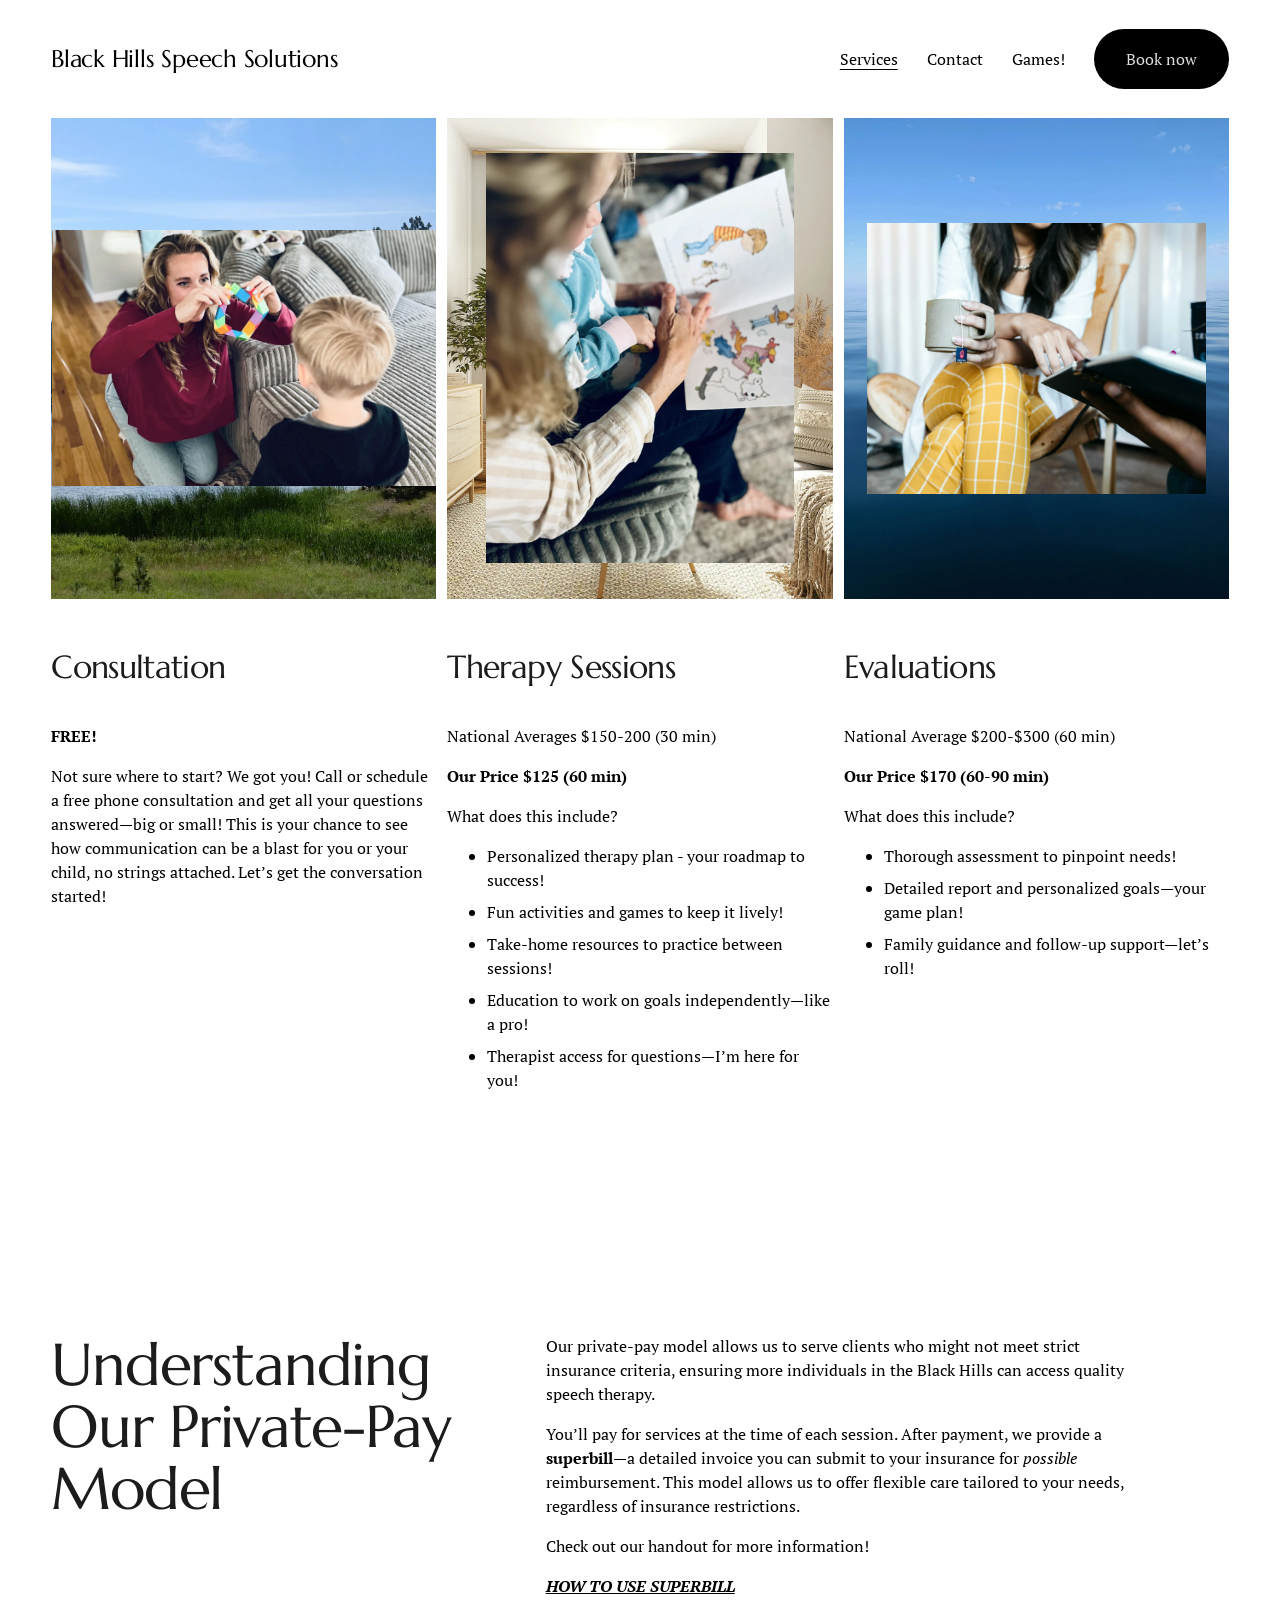
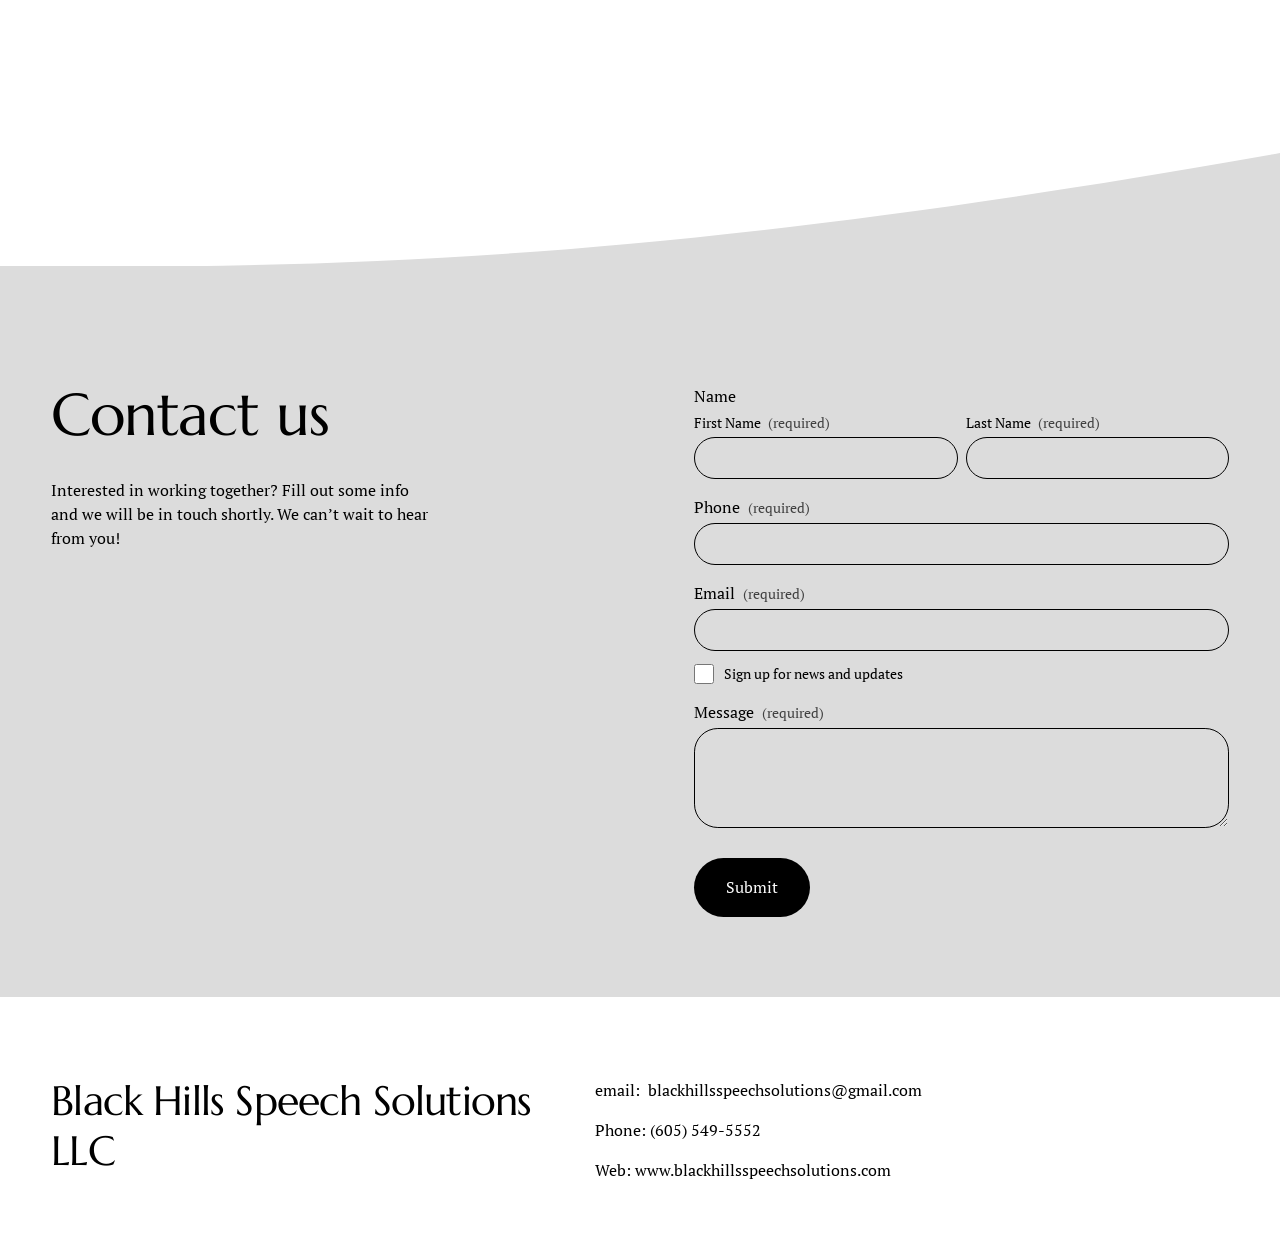
<file: services/index.html>
<!DOCTYPE html>
<html lang="en">
<head>
<meta charset="utf-8">
<meta name="viewport" content="width=device-width, initial-scale=1">
<title>Services &amp; Pricing — Black Hills Speech Solutions</title>
<meta name="description" content="Free consultation, 60-minute therapy sessions for $125, and evaluations for $170. Learn about our private-pay model and how to use a superbill for possible insurance reimbursement.">
<link rel="canonical" href="https://www.blackhillsspeechsolutions.com/services/">
<meta property="og:title" content="Services &amp; Pricing — Black Hills Speech Solutions">
<meta property="og:description" content="Free consultation, 60-minute therapy sessions for $125, and evaluations for $170. Learn about our private-pay model and how to use a superbill for possible insurance reimbursement.">
<meta property="og:type" content="website">
<meta property="og:url" content="https://www.blackhillsspeechsolutions.com/services/">
<meta property="og:image" content="https://www.blackhillsspeechsolutions.com/assets/img/og-image.jpg">
<meta property="og:image:width" content="1200">
<meta property="og:image:height" content="630">
<meta property="og:image:alt" content="Danica Engesser, speech-language pathologist, playing outside with a young child">
<meta name="twitter:card" content="summary_large_image">
<link rel="preload" href="../assets/fonts/Marcellus-400.woff2" as="font" type="font/woff2" crossorigin>
<link rel="preload" href="../assets/fonts/PTSerif-400.woff2" as="font" type="font/woff2" crossorigin>
<link rel="stylesheet" href="../assets/css/style.css">
<link rel="icon" href="/favicon.ico" sizes="48x48">
<link rel="icon" href="/favicon.svg" type="image/svg+xml">
<link rel="icon" href="/favicon-32.png" type="image/png" sizes="32x32">
<link rel="apple-touch-icon" href="/apple-touch-icon.png" sizes="180x180">

</head>
<body>
<a class="skip" href="#page">Skip to Content</a>
<header class="site-header">
  <div class="wrap">
    <a class="logo" href="../">Black Hills Speech Solutions</a>
    <button class="menu-toggle" type="button" aria-label="Open menu" aria-controls="site-nav" aria-expanded="false"><span></span><span></span></button>
    <nav class="nav" id="site-nav" aria-label="Main">
      <button class="nav-close menu-toggle-close" type="button" aria-label="Close menu" hidden>&times;</button>
      <a href="../services/" aria-current="page">Services</a>
      <a href="../contact/">Contact</a>
      <a href="../games/">Games!</a>
      <a class="btn" href="../contact/">Book now</a>
    </nav>
  </div>
</header>
<main id="page">

<section class="svc-top">
  <div class="wrap">
    <div class="cols3">
      <article class="svc c1">
        <div class="layered"><img class="bg" src="../assets/img/grassy-lakeshore-pines.webp" alt="" decoding="async"><img class="fg" src="../assets/img/consultation-play.webp" alt="A therapist playing with a colorful toy with a young child at home" decoding="async"></div>
        <h3>Consultation</h3>
        <p><strong>FREE!</strong></p>
        <p>Not sure where to start? We got you! Call or schedule a free phone consultation and get all your questions answered—big or small! This is your chance to see how communication can be a blast for you or your child, no strings attached. Let’s get the conversation started!</p>
      </article>
      <article class="svc c2">
        <div class="layered"><img class="bg" src="../assets/img/sunlit-sofa-by-window.webp" alt="" decoding="async"><img class="fg" src="../assets/img/reading-picture-book.webp" alt="A therapist reading a colorful picture book with a child" decoding="async"></div>
        <h3>Therapy Sessions</h3>
        <p>National Averages $150-200 (30 min)</p>
        <p><strong>Our Price $125 (60 min)</strong></p>
        <p>What does this include?</p>
        <ul>
          <li>Personalized therapy plan - your roadmap to success!</li>
          <li>Fun activities and games to keep it lively!</li>
          <li>Take-home resources to practice between sessions!</li>
          <li>Education to work on goals independently—like a pro!</li>
          <li>Therapist access for questions—I’m here for you!</li>
        </ul>
      </article>
      <article class="svc c3">
        <div class="layered"><img class="bg" src="../assets/img/calm-blue-water.webp" alt="" decoding="async"><img class="fg" src="../assets/img/evaluations-notes.webp" alt="A person holding a mug and a notebook, ready to take notes" decoding="async"></div>
        <h3>Evaluations</h3>
        <p>National Average $200-$300 (60 min)</p>
        <p><strong>Our Price $170 (60-90 min)</strong></p>
        <p>What does this include?</p>
        <ul>
          <li>Thorough assessment to pinpoint needs!</li>
          <li>Detailed report and personalized goals—your game plan!</li>
          <li>Family guidance and follow-up support—let’s roll!</li>
        </ul>
      </article>
    </div>
  </div>
</section>

<section class="private-pay">
  <div class="wrap">
    <h1>Understanding Our Private-Pay Model</h1>
    <div class="txt">
      <p>Our private-pay model allows us to serve clients who might not meet strict insurance criteria, ensuring more individuals in the Black Hills can access quality speech therapy.</p>
      <p>You’ll pay for services at the time of each session. After payment, we provide a <strong>superbill</strong>—a detailed invoice you can submit to your insurance for <em>possible</em> reimbursement. This model allows us to offer flexible care tailored to your needs, regardless of insurance restrictions.</p>
      <p>Check out our handout for more information!</p>
      <p><a href="../s/How-to-Use-Your-Superbill-Client-Handout.docx" target="_blank" rel="noopener" download><strong><em>HOW TO USE SUPERBILL</em></strong></a></p>
    </div>
  </div>
  <svg class="divider" viewBox="0 0 1 1" preserveAspectRatio="none" aria-hidden="true"><path d="M0,1 C0.25,1 0.5,1 1,0 L1,1 Z" fill="#dcdcdc"/></svg>
</section>

<section class="gray-contact gray">
  <div class="wrap">
    <div>
      <h1>Contact us</h1>
      <p>Interested in working together? Fill out some info and we will be in touch shortly. We can’t wait to hear from you!</p>
    </div>
<form class="form" action="https://formspree.io/f/mzerbjgw" method="POST">
  <input type="hidden" name="_subject" value="New website inquiry (Services page)">
  <input type="hidden" name="form_page" value="Services">
  <input type="hidden" name="_next" value="https://www.blackhillsspeechsolutions.com/contact/thank-you/">
  <fieldset>
    <legend>Name</legend>
    <div class="row">
      <label><span class="sub">First Name <span class="req">(required)</span></span><input type="text" name="first_name" autocomplete="given-name" required></label>
      <label><span class="sub">Last Name <span class="req">(required)</span></span><input type="text" name="last_name" autocomplete="family-name" required></label>
    </div>
  </fieldset>
  <div class="field"><label><span class="lbl">Phone <span class="req">(required)</span></span><input type="tel" name="phone" autocomplete="tel" required></label></div>
  <div class="field"><label><span class="lbl">Email <span class="req">(required)</span></span><input type="email" name="email" autocomplete="email" required></label></div>
  <label class="check"><input type="checkbox" name="newsletter_signup" value="yes"> Sign up for news and updates</label>
  <div class="field"><label><span class="lbl">Message <span class="req">(required)</span></span><textarea name="message" required></textarea></label></div>
  <label class="hp" aria-hidden="true">Leave this empty<input type="text" name="_gotcha" tabindex="-1" autocomplete="off"></label>
  <button class="btn" type="submit">Submit</button>
</form>
  </div>
</section>

</main>
<footer class="site-footer">
  <div class="wrap">
    <h2>Black Hills Speech Solutions LLC</h2>
    <div class="contact-lines">
      <p>email:&nbsp; <a href="mailto:blackhillsspeechsolutions@gmail.com">blackhillsspeechsolutions@gmail.com</a></p>
      <p>Phone: <a href="tel:+16055495552">(605) 549-5552</a></p>
      <p>Web: <a href="../">www.blackhillsspeechsolutions.com</a></p>
    </div>
  </div>
</footer>
<script>
(function(){var t=document.querySelector('.menu-toggle'),n=document.getElementById('site-nav'),c=n.querySelector('.nav-close');
function s(o){n.classList.toggle('open',o);t.setAttribute('aria-expanded',o);c.hidden=!o;document.body.style.overflow=o?'hidden':'';}
t.addEventListener('click',function(){s(true)});c.addEventListener('click',function(){s(false)});
document.addEventListener('keydown',function(e){if(e.key==='Escape')s(false)});})();
</script>
<script src="/assets/js/contact-form.js"></script>
</body>
</html>
</file>
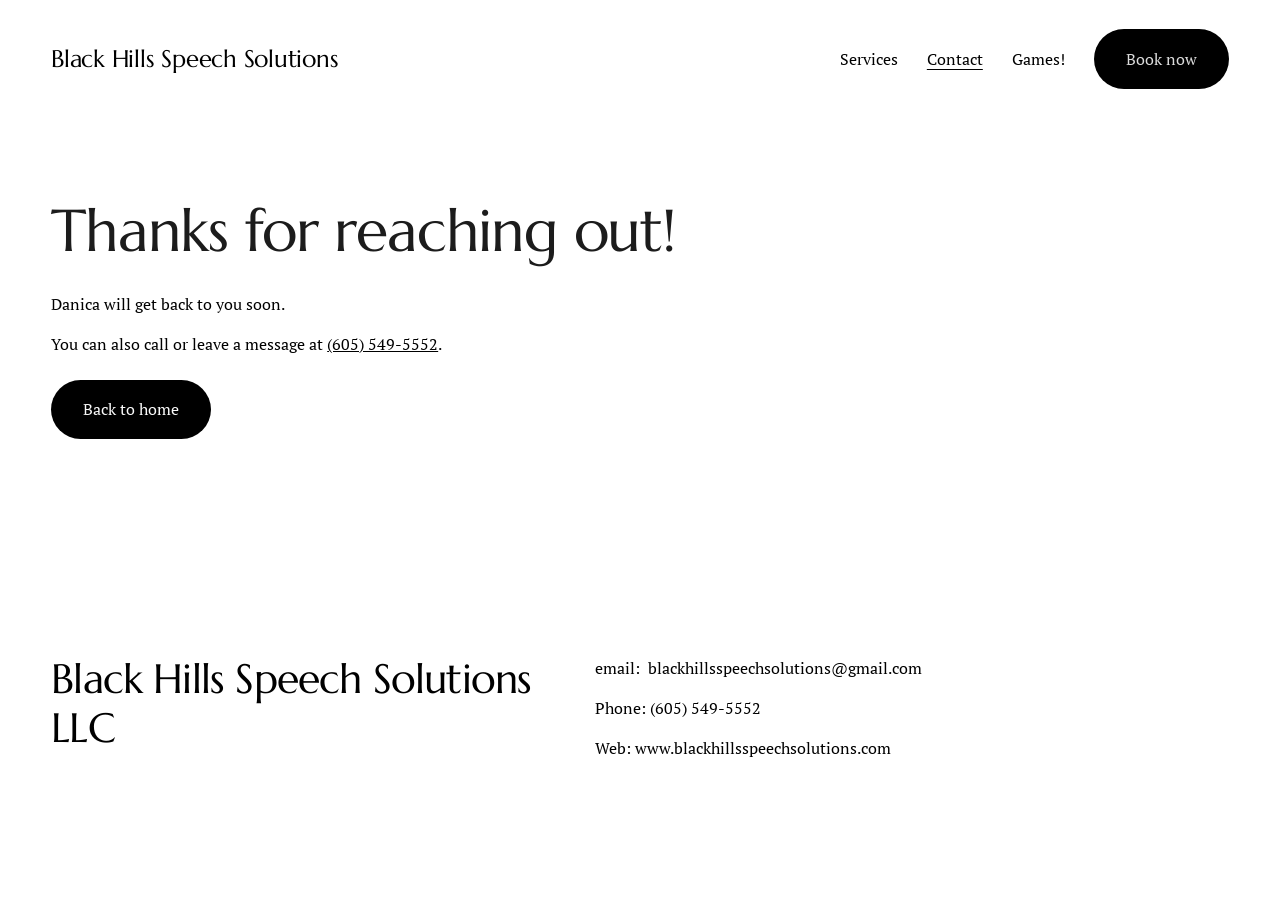
<file: contact/thank-you/index.html>
<!DOCTYPE html>
<html lang="en">
<head>
<meta charset="utf-8">
<meta name="robots" content="noindex">
<meta name="viewport" content="width=device-width, initial-scale=1">
<title>Thank you — Black Hills Speech Solutions</title>
<meta name="description" content="Thanks for reaching out to Black Hills Speech Solutions. Danica will get back to you soon.">
<link rel="canonical" href="https://www.blackhillsspeechsolutions.com/contact/thank-you/">
<link rel="preload" href="/assets/fonts/Marcellus-400.woff2" as="font" type="font/woff2" crossorigin>
<link rel="preload" href="/assets/fonts/PTSerif-400.woff2" as="font" type="font/woff2" crossorigin>
<link rel="stylesheet" href="/assets/css/style.css">
<link rel="icon" href="/favicon.ico" sizes="48x48">
<link rel="icon" href="/favicon.svg" type="image/svg+xml">
<link rel="icon" href="/favicon-32.png" type="image/png" sizes="32x32">
<link rel="apple-touch-icon" href="/apple-touch-icon.png" sizes="180x180">
</head>
<body>
<a class="skip" href="#page">Skip to Content</a>
<header class="site-header">
  <div class="wrap">
    <a class="logo" href="/">Black Hills Speech Solutions</a>
    <button class="menu-toggle" type="button" aria-label="Open menu" aria-controls="site-nav" aria-expanded="false"><span></span><span></span></button>
    <nav class="nav" id="site-nav" aria-label="Main">
      <button class="nav-close menu-toggle-close" type="button" aria-label="Close menu" hidden>&times;</button>
      <a href="/services/">Services</a>
      <a href="/contact/" aria-current="page">Contact</a>
      <a href="/games/">Games!</a>
      <a class="btn" href="/contact/">Book now</a>
    </nav>
  </div>
</header>
<main id="page">

<section class="thanks">
  <div class="wrap">
    <h1>Thanks for reaching out!</h1>
    <p>Danica will get back to you soon.</p>
    <p>You can also call or leave a message at <a href="tel:+16055495552">(605) 549-5552</a>.</p>
    <p><a class="btn" href="/">Back to home</a></p>
  </div>
</section>

</main>
<footer class="site-footer">
  <div class="wrap">
    <h2>Black Hills Speech Solutions LLC</h2>
    <div class="contact-lines">
      <p>email:&nbsp; <a href="mailto:blackhillsspeechsolutions@gmail.com">blackhillsspeechsolutions@gmail.com</a></p>
      <p>Phone: <a href="tel:+16055495552">(605) 549-5552</a></p>
      <p>Web: <a href="/">www.blackhillsspeechsolutions.com</a></p>
    </div>
  </div>
</footer>
<script>
(function(){var t=document.querySelector('.menu-toggle'),n=document.getElementById('site-nav'),c=n.querySelector('.nav-close');
function s(o){n.classList.toggle('open',o);t.setAttribute('aria-expanded',o);c.hidden=!o;document.body.style.overflow=o?'hidden':'';}
t.addEventListener('click',function(){s(true)});c.addEventListener('click',function(){s(false)});
document.addEventListener('keydown',function(e){if(e.key==='Escape')s(false)});})();
</script>
</body>
</html>
</file>
<file: assets/css/style.css>
@font-face{font-family:'Marcellus';font-style:normal;font-weight:400;font-display:swap;src:url('../fonts/Marcellus-400.woff2') format('woff2');unicode-range:U+0000-00FF, U+0131, U+0152-0153, U+02BB-02BC, U+02C6, U+02DA, U+02DC, U+0304, U+0308, U+0329, U+2000-206F, U+20AC, U+2122, U+2191, U+2193, U+2212, U+2215, U+FEFF, U+FFFD;}
@font-face{font-family:'PT Serif';font-style:italic;font-weight:400;font-display:swap;src:url('../fonts/PTSerif-400i.woff2') format('woff2');unicode-range:U+0000-00FF, U+0131, U+0152-0153, U+02BB-02BC, U+02C6, U+02DA, U+02DC, U+0304, U+0308, U+0329, U+2000-206F, U+20AC, U+2122, U+2191, U+2193, U+2212, U+2215, U+FEFF, U+FFFD;}
@font-face{font-family:'PT Serif';font-style:italic;font-weight:700;font-display:swap;src:url('../fonts/PTSerif-700i.woff2') format('woff2');unicode-range:U+0000-00FF, U+0131, U+0152-0153, U+02BB-02BC, U+02C6, U+02DA, U+02DC, U+0304, U+0308, U+0329, U+2000-206F, U+20AC, U+2122, U+2191, U+2193, U+2212, U+2215, U+FEFF, U+FFFD;}
@font-face{font-family:'PT Serif';font-style:normal;font-weight:400;font-display:swap;src:url('../fonts/PTSerif-400.woff2') format('woff2');unicode-range:U+0000-00FF, U+0131, U+0152-0153, U+02BB-02BC, U+02C6, U+02DA, U+02DC, U+0304, U+0308, U+0329, U+2000-206F, U+20AC, U+2122, U+2191, U+2193, U+2212, U+2215, U+FEFF, U+FFFD;}
@font-face{font-family:'PT Serif';font-style:normal;font-weight:700;font-display:swap;src:url('../fonts/PTSerif-700.woff2') format('woff2');unicode-range:U+0000-00FF, U+0131, U+0152-0153, U+02BB-02BC, U+02C6, U+02DA, U+02DC, U+0304, U+0308, U+0329, U+2000-206F, U+20AC, U+2122, U+2191, U+2193, U+2212, U+2215, U+FEFF, U+FFFD;}

/* ===== Black Hills Speech Solutions — site styles =====
   Fonts: Marcellus (headings) + PT Serif (body), both free Google Fonts (SIL OFL), self-hosted in /assets/fonts.
   Colors: black #000, near-black #1c1c1c, light gray #dcdcdc, off-white #fafafa, white #fff. */
:root{--black:#000;--ink:#1c1c1c;--gray:#dcdcdc;--offwhite:#fafafa;--white:#fff;--pad:4vw;--max:1324px;
  --head:'Marcellus',Georgia,serif;--body:'PT Serif',Georgia,serif}
*,*::before,*::after{box-sizing:border-box}
html{-webkit-text-size-adjust:100%}
body{margin:0;font-family:var(--body);font-size:16px;line-height:1.5;color:var(--black);background:var(--white)}
img{max-width:100%;display:block}
a{color:inherit}
h1,h2,h3,h4{font-family:var(--head);font-weight:400;margin:0;color:var(--ink)}
h1{font-size:clamp(2.6rem,4.6vw,4.15rem);line-height:1.056;letter-spacing:-.02em}
h3{font-size:clamp(1.8rem,2.5vw,2.26rem);line-height:1.14;letter-spacing:-.02em}
h4{font-size:clamp(1.4rem,1.8vw,1.63rem);line-height:1.17;letter-spacing:-.02em;color:var(--black)}
p{margin:0 0 1em}
ul{margin:0 0 1em;padding-left:40px}
li{margin:0 0 .5em}
li p{margin:0}
.skip{position:absolute;left:-9999px;top:8px;background:var(--black);color:var(--gray);padding:1.2rem 2rem;border-radius:300px;z-index:100;text-decoration:none}
.skip:focus{left:8px}
.wrap{max-width:calc(var(--max) + 2*var(--pad));margin:0 auto;padding:0 var(--pad)}

/* ---------- header ---------- */
.site-header{position:absolute;top:0;left:0;right:0;z-index:20}
.site-header .wrap{display:flex;align-items:center;justify-content:space-between;height:118px;max-width:none;padding:0 var(--pad)}
.logo{font-family:var(--head);font-size:1.525rem;text-decoration:none;color:var(--black);letter-spacing:-.01em}
.nav{display:flex;align-items:center;gap:0}
.nav a{text-decoration:none;margin-left:29px;padding:.1rem 0;color:var(--black)}
.nav a[aria-current=page]{text-decoration:underline;text-underline-offset:4px;text-decoration-thickness:1px}
.nav a:hover{opacity:.7}
.btn{display:inline-block;font-family:var(--body);font-size:1rem;line-height:1.3;text-decoration:none;background:var(--black);color:var(--offwhite);padding:1.2rem 2rem;border:0;border-radius:300px;cursor:pointer}
.btn:hover{opacity:.85}
.nav .btn{margin-left:29px;padding:1.2rem 2rem;color:var(--gray)}
.nav .btn:hover{opacity:.85}
.menu-toggle{display:none;background:none;border:0;padding:10px;cursor:pointer;color:inherit}
.menu-toggle span{display:block;width:28px;height:1px;background:currentColor;margin:7px 0}
/* dark header (over photo) */
.header-dark .logo,.header-dark .nav a{color:var(--offwhite)}
.header-dark .nav .btn{background:var(--gray);color:var(--black)}

/* ---------- sections ---------- */
section{position:relative}
.gray{background:var(--gray)}
.layered{position:relative;overflow:hidden}
.layered>.bg{width:100%;height:100%;object-fit:cover}
.layered>.fg{position:absolute;object-fit:contain}

/* home hero */
.hero{padding:165px 0 48px}
.hero .wrap{display:grid;grid-template-columns:657fr 144fr 335fr 74fr;gap:0;padding-left:113px;padding-right:113px}
.hero-text{grid-column:1}
.hero-text h1{color:var(--black);margin-bottom:49px}
.hero-text p{font-size:1.42rem;line-height:1.5}
.hero .layered{grid-column:3;aspect-ratio:335/502;align-self:start}
.hero .fg{left:10.1%;top:23.5%;width:79.7%;height:53.2%}

/* home services */
.services{padding:119px 0 160px}
.services h1{margin-bottom:87px}
.cols3{display:grid;grid-template-columns:repeat(3,1fr);gap:11px}
.svc .layered{aspect-ratio:434/423;margin-bottom:51px}
.svc .fg.wide{left:0;width:100%;top:15.8%;height:68.3%}
.svc .fg.tall{left:17.5%;width:65%;top:0;height:100%}
.svc .txt{max-width:379px}
.svc h4{margin-bottom:8px}

/* about */
.about{padding:40px 0 39px}
.about .wrap{display:grid;grid-template-columns:657fr 122fr 490fr 55fr;align-items:start}
.about .layered{grid-column:1;aspect-ratio:657/581}
.about .fg{left:23.4%;width:52.8%;top:6.7%;height:79.7%}
.about .txt{grid-column:3;padding-top:43px}
.about h1{margin-bottom:54px}

/* home contact */
.home-contact{padding:40px 0 0}
.home-contact .wrap{display:grid;grid-template-columns:490fr 177fr 657fr;align-items:start}
.home-contact .left{padding-top:97px}
.home-contact h1{margin-bottom:70px}
.home-contact .layered{grid-column:3;aspect-ratio:657/872}
.home-contact .fg{left:11.6%;width:77%;top:13.5%;height:77.3%}

/* services page */
.svc-top{padding:118px 0 100px}
.svc-top .layered{aspect-ratio:434/542;margin-bottom:50px}
.svc-top .c1 .fg{left:0;width:100%;top:23.2%;height:53.3%}
.svc-top .c2 .fg{left:9.9%;width:80%;top:7.2%;height:85.4%}
.svc-top .c3 .fg{left:6.2%;width:87.8%;top:21.8%;height:56.3%}
.svc-top h3{margin-bottom:38px}
.private-pay{padding:126px 0 252px}
.private-pay .wrap{display:grid;grid-template-columns:546fr 10fr 657fr 111fr}
.private-pay .txt{grid-column:3}
.divider{position:absolute;left:0;right:0;bottom:-1px;width:100%;height:114px;display:block}
.gray-contact{padding:118px 0 80px}
.gray-contact .wrap{display:grid;grid-template-columns:434fr 289fr 601fr}
.gray-contact h1{color:var(--black);margin-bottom:32px}
.gray-contact form{grid-column:3}

/* contact page */
.contact-page{padding:157px 0 0}
.contact-page .wrap{display:grid;grid-template-columns:546fr 177fr 601fr;align-items:start}
.contact-page h1{margin:19px 0 30px}
.contact-page .info{margin-bottom:109px}
.contact-page .info p{margin-bottom:16px}
.contact-page .photo{grid-column:3;aspect-ratio:601/818;width:100%;object-fit:cover}

/* games */
.games-hero{position:relative;height:739px;color:var(--offwhite);overflow:hidden;display:flex;flex-direction:column;align-items:center;justify-content:flex-start;text-align:center;padding:213px var(--pad) 0}
.games-hero>img{position:absolute;inset:0;width:100%;height:100%;object-fit:cover;z-index:-2}
.games-hero::before{content:"";position:absolute;inset:0;background:#000;opacity:.15;z-index:-1}
.games-hero{isolation:isolate}
.games-hero p{margin:0 0 55px}
.games-hero h1{color:var(--offwhite);font-size:clamp(4rem,15.7vw,14.1rem);line-height:1;letter-spacing:-.02em;white-space:nowrap}
.games-hero .divider{height:85px}
.game-grid{display:grid;grid-template-columns:1fr 1fr;gap:37px 36px;padding:57px 0 58px}
.game-grid a{display:block;aspect-ratio:644/484;overflow:hidden}
.game-grid img{width:100%;height:100%;object-fit:cover;transition:opacity .2s}
.game-grid a:hover img{opacity:.85}
.sr-only{position:absolute;width:1px;height:1px;overflow:hidden;clip:rect(0 0 0 0);white-space:nowrap}

/* ---------- forms ---------- */
.form fieldset{border:0;margin:0 0 16px;padding:0}
.form legend,.form .lbl{display:block;padding:0;margin-bottom:4px;font-size:1rem}
.form .req{font-size:.892rem;opacity:.7;margin-left:4px}
.form .row{display:grid;grid-template-columns:1fr 1fr;gap:8px}
.form .sub{display:block;font-size:.85rem;margin-bottom:4px}
.form .field{margin-bottom:16px}
.form input[type=text],.form input[type=email],.form input[type=tel],.form textarea{width:100%;font:inherit;color:var(--black);background:transparent;border:1px solid var(--black);border-radius:23.84px;padding:9px 16px;height:42px}
.form textarea{height:100px;resize:vertical}
.form input:focus,.form textarea:focus{outline:2px solid var(--black);outline-offset:1px}
.form .check{display:flex;align-items:center;gap:10px;font-size:.892rem;margin:-4px 0 16px}
.form .check input{width:20px;height:20px;margin:0;accent-color:#000}
.form .hp{position:absolute;left:-5000px}
.form button{margin-top:8px}
.form button:disabled{opacity:.6;cursor:wait}
.form-status{margin-top:16px}
.form-status:empty{display:none}
.form .note{font-size:.8rem;opacity:.7;margin-top:12px}

/* ---------- footer ---------- */
.site-footer{padding:79px 0 40px}
.site-footer .wrap{display:grid;grid-template-columns:601fr 11fr 713fr;align-items:start}
.site-footer h2{font-size:clamp(2rem,3.2vw,2.89rem);line-height:1.2;letter-spacing:-.02em;color:var(--black)}
.site-footer .contact-lines{grid-column:3;padding-top:2px}
.site-footer p{margin:0 0 16px}
.site-footer a{text-decoration:none}
.site-footer a:hover{text-decoration:underline}

/* ---------- 404 / thank-you ---------- */
.notfound,.thanks{padding:200px 0 120px;min-height:60vh}
.notfound h1,.thanks h1{margin-bottom:30px}
.thanks .btn{margin-top:8px}

/* ---------- responsive ---------- */
@media (max-width:767px){
  :root{--pad:6vw}
  .site-header .wrap{height:80px;padding:0 var(--pad)}
  .logo{font-size:1.1rem}
  .menu-toggle{display:block}
  .nav{display:none;position:fixed;inset:0;background:var(--white);flex-direction:column;align-items:center;justify-content:center;gap:28px;z-index:30}
  .nav.open{display:flex}
  .nav a{margin:0;font-size:2.4rem;color:var(--black)!important}
  .nav .btn{margin:12px 0 0;font-size:1.2rem;background:var(--black)!important;color:var(--gray)!important}
  .nav-close{position:absolute;top:22px;right:var(--pad);font-size:2rem;background:none;border:0;cursor:pointer;line-height:1}
  .hero{padding:110px 0 40px}
  .hero .wrap,.about .wrap,.home-contact .wrap,.private-pay .wrap,.gray-contact .wrap,.contact-page .wrap,.site-footer .wrap{grid-template-columns:1fr;padding-left:var(--pad)}
  .hero .layered,.about .layered,.about .txt,.home-contact .layered,.private-pay .txt,.gray-contact form,.contact-page .photo,.site-footer .contact-lines{grid-column:1}
  .hero-text h1{margin-bottom:24px}
  .hero-text p{font-size:1.15rem}
  .hero .layered{width:70%;margin:24px auto 0}
  .cols3{grid-template-columns:1fr;gap:56px}
  .services{padding:60px 0 60px}
  .services h1{margin-bottom:40px}
  .svc .layered{margin-bottom:28px}
  .svc .txt{max-width:none}
  .about .txt{padding-top:32px}
  .about h1{margin-bottom:24px}
  .home-contact .left{padding-top:20px}
  .home-contact h1{margin-bottom:30px}
  .home-contact .layered{margin-top:40px}
  .svc-top{padding:100px 0 60px}
  .private-pay{padding:40px 0 160px}
  .private-pay h1{margin-bottom:30px}
  .divider{height:60px}
  .gray-contact{padding:60px 0}
  .contact-page{padding:100px 0 40px}
  .contact-page .info{margin-bottom:40px}
  .contact-page .photo{margin-top:40px}
  .games-hero{height:480px;padding-top:150px}
  .games-hero p{margin-bottom:30px}
  .games-hero .divider{height:40px}
  .game-grid{grid-template-columns:1fr;gap:20px;padding:30px 0}
  .form .row{grid-template-columns:1fr}
  .site-footer h2{margin-bottom:24px}
}
</file>
